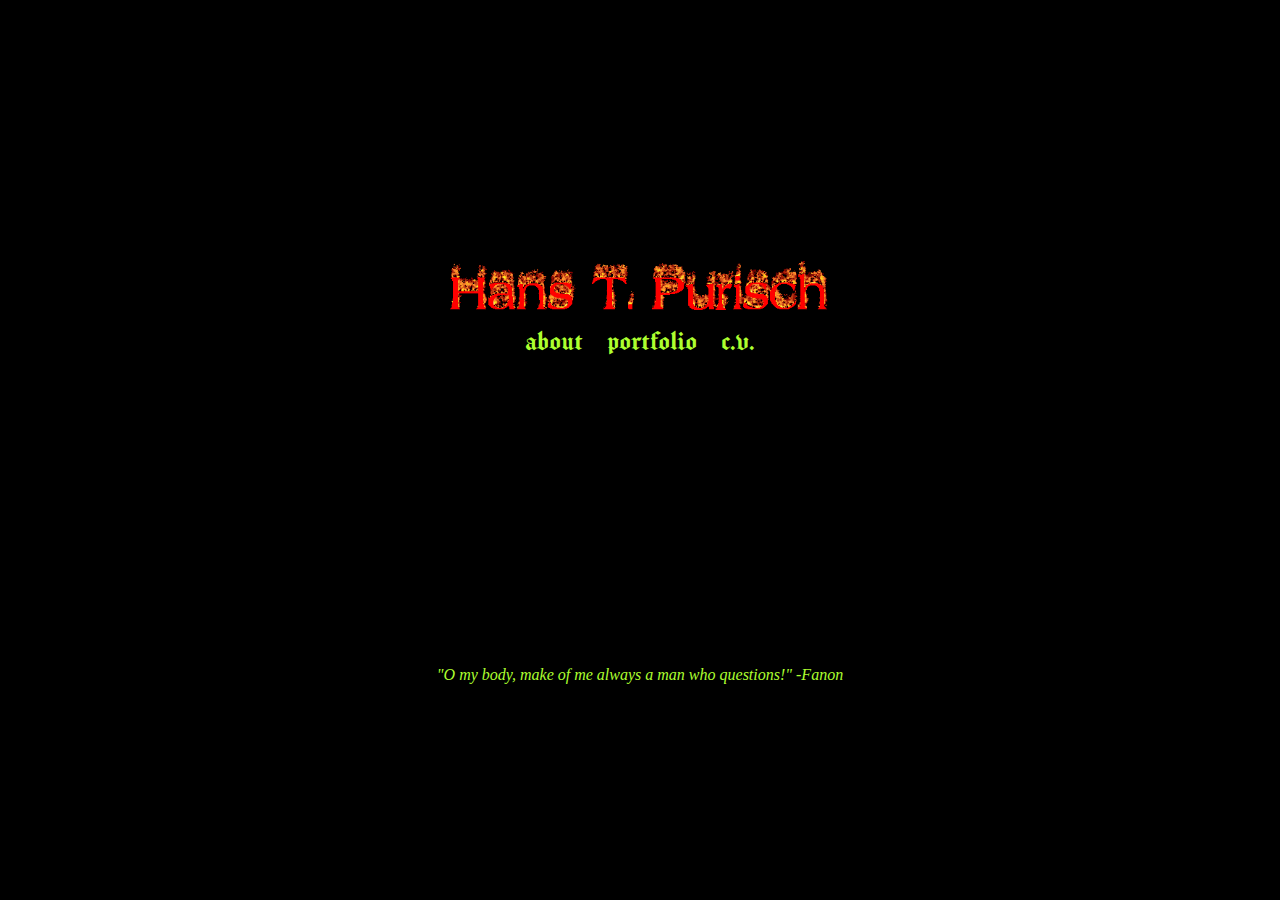
<file: index.html>
<!DOCTYPE HTML>
<html>

<head>
    <title>Hans Visual Portfolio</title>
    <link rel="stylesheet" href="css/bootstrap.min.css">
    <link rel="stylesheet" href="css/style.css">
</head>

<body>

    <div class="index">
        <div class="container-fluid">
            <div class="row">
                <div class="col-md-4 offset-md-4">
                    <img class="index-img" src="assets/htp.gif">
                </div>
            </div>
            <div class="row">
                
                <div id="landinglinks" class="col-lg-6 col-md-8 col sm-12 offset-md-2 offset-lg-3">
                    <a class="landing-page-link" href="aboutme.html">about</a>
                    <a class="landing-page-link" href="portfolio.html">portfolio</a>
                    <a class="landing-page-link" href="cv.html">c.v.</a>
                </div>
                
            </div>
            <div class="footer">
                <p><i>"O my body, make of me always a man who questions!" -Fanon</i></p>
            </div>
        </div>
    </div>

</body>
<script type="javascript" src="lib/bootstrap.min.js"></script>


</html>
</file>
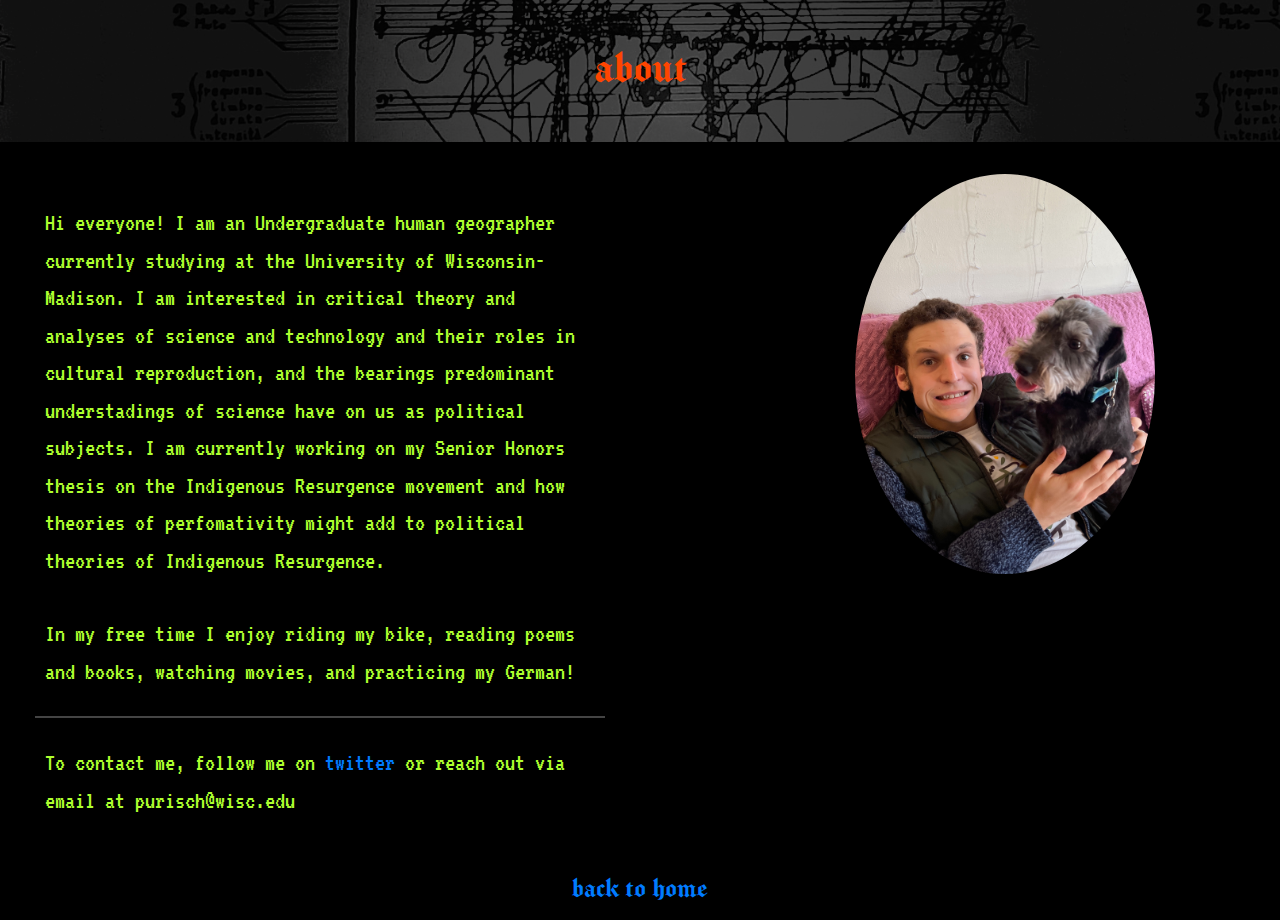
<file: aboutme.html>
<!DOCTYPE html>
<html>

<head>
<link rel="preconnect" href="https://fonts.googleapis.com">
<link rel="preconnect" href="https://fonts.gstatic.com" crossorigin>
<link href="https://fonts.googleapis.com/css2?family=VT323&display=swap" rel="stylesheet">

    <link rel="stylesheet" href="css/bootstrap.min.css">
    <link rel="stylesheet" href="css/style.css">

<title> About</title>
</head>

<body>
    <div class="jumbotron">
		<div class="container">
            <h2>about</h2>
        </div>
    </div>
    <div class="container-fluid">
        <div class="row">
            <div class="col-md-6 col-sm-12">
                <div class="middle">
                    <p class="bodytext">Hi everyone! I am an Undergraduate human geographer currently studying at the University of
                        Wisconsin-Madison.
                        I am interested in critical theory and analyses of science and technology and their roles in
                        cultural
                        reproduction, and the bearings predominant understadings of science have on us as political subjects. I am
                        currently
                        working on
                        my Senior Honors thesis on the Indigenous Resurgence movement and how theories of perfomativity
                        might add
                        to political theories of Indigenous Resurgence. </p>
                    <p class="bodytext"> In my free time I enjoy riding my bike, reading
                        poems and books, watching movies, and practicing my German!</p>
                        <hr>
                    <p class = "bodytext"> To contact me, follow me on <a href="https://twitter.com/hans_purisch">twitter</a> or reach out via email at purisch@wisc.edu </p>
                </div>
            </div>
            <div class="col-md-4 col-sm-12">
                <img class="pfp" src="assets/IMG_3431.jpeg">
            </div>
        

        </div>
    </div>
    <div class = "backhome"><a href = "index.html">back to home</a></div>

</body>
<script type="javascript" src="lib/bootstrap.min.js"></script>
</html>
</file>
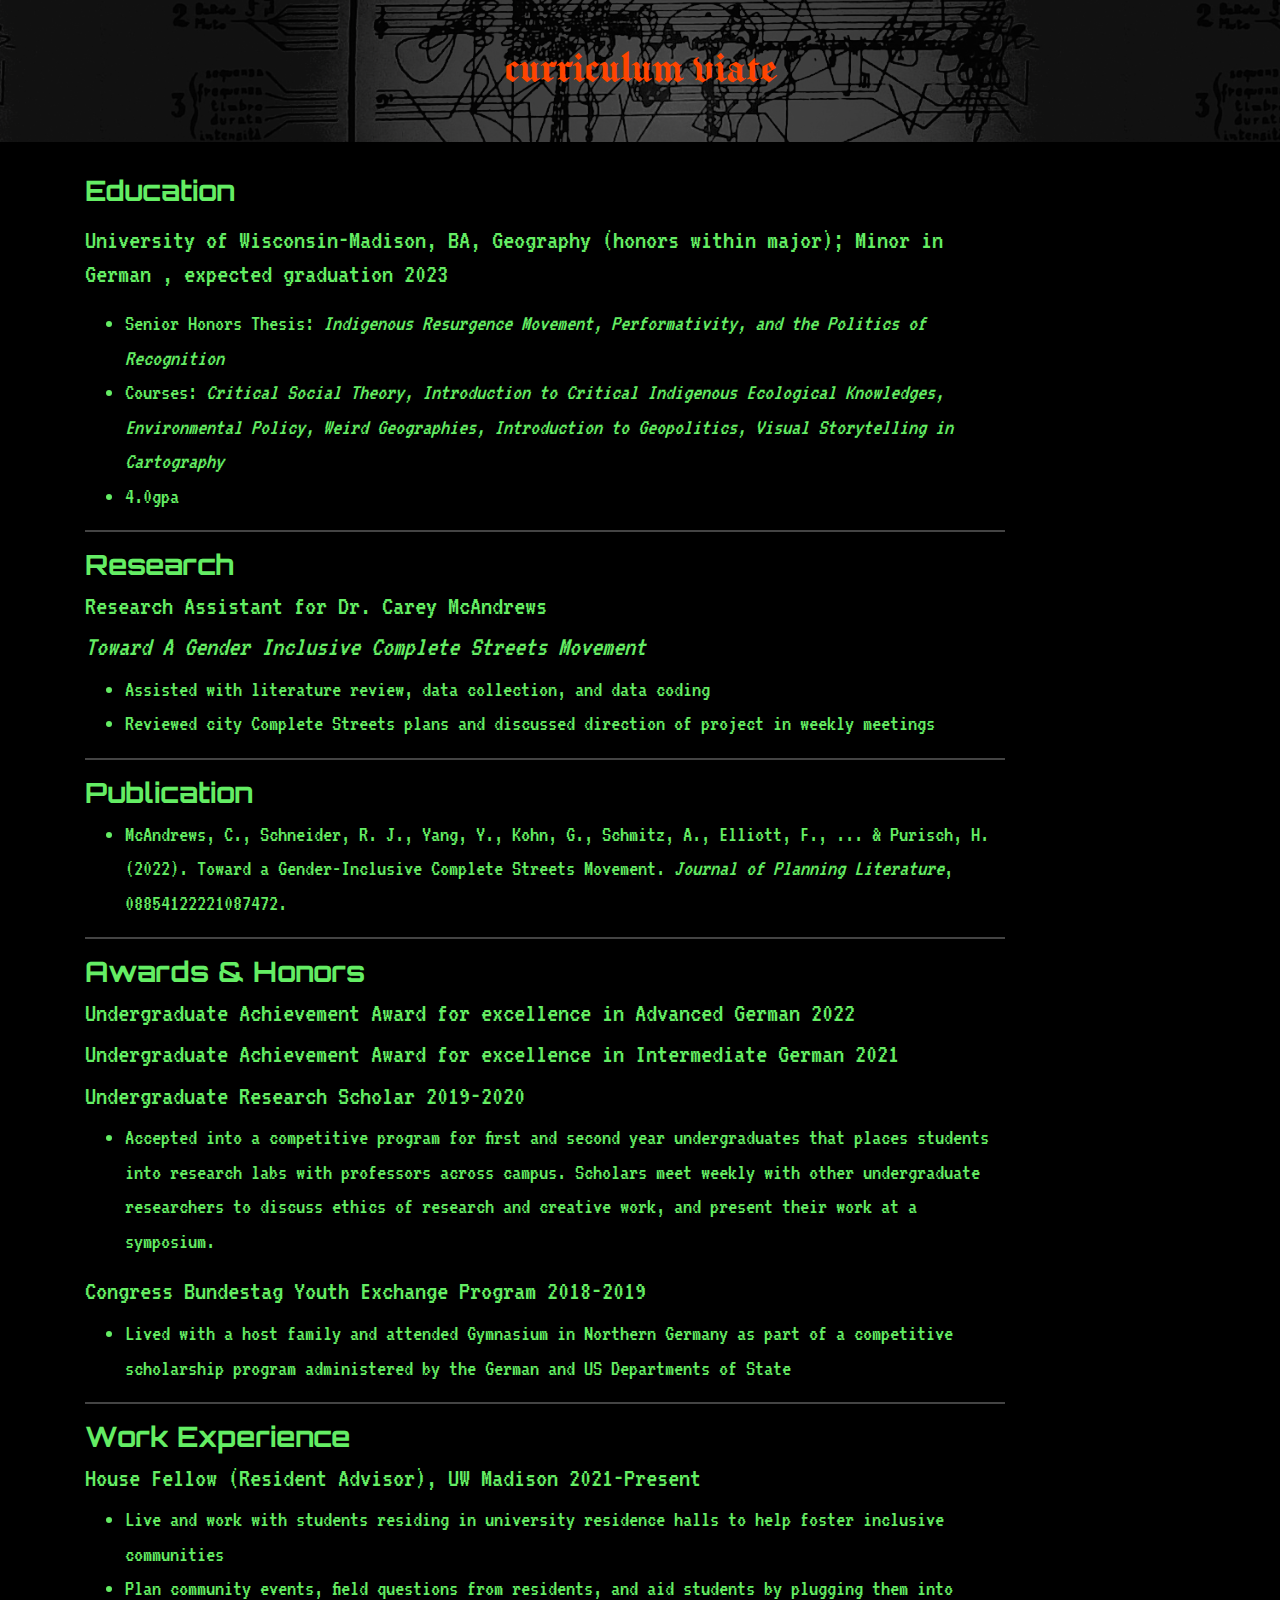
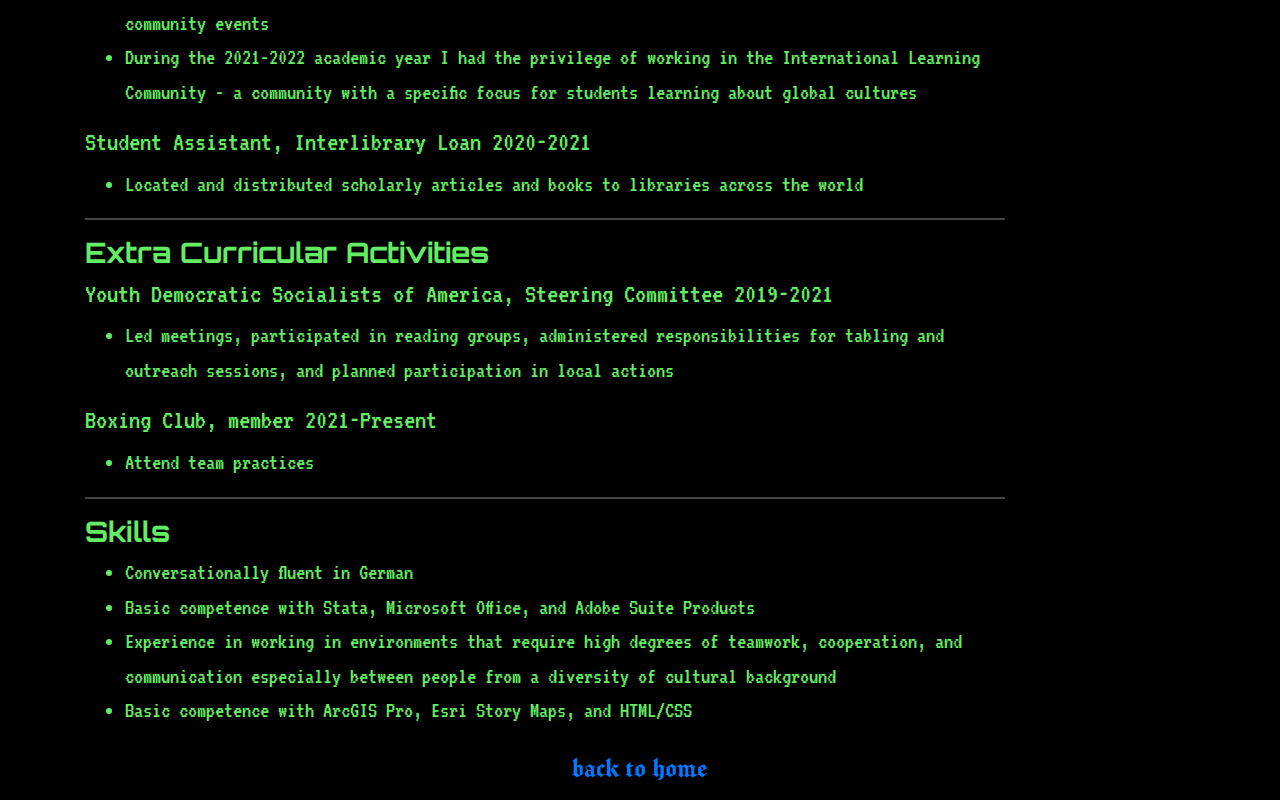
<file: cv.html>
<!DOCTYPE html>
<html>
<head>
    <title>CV</title>
    <link rel="stylesheet" href="css/bootstrap.min.css">
    <link rel="stylesheet" href="css/style.css">

 <!--fonts-->
 <!--orbitron-->
    <link rel="preconnect" href="https://fonts.googleapis.com">
    <link rel="preconnect" href="https://fonts.gstatic.com" crossorigin>
    <link href="https://fonts.googleapis.com/css2?family=Orbitron:wght@400;500;700&display=swap" rel="stylesheet">
    
<!--vt323-->
<link rel="preconnect" href="https://fonts.googleapis.com">
<link rel="preconnect" href="https://fonts.gstatic.com" crossorigin>
<link href="https://fonts.googleapis.com/css2?family=VT323&display=swap" rel="stylesheet">

</head>

<body>

    <div class="jumbotron">
		<div class="container">
            <h2>curriculum viate</h2>
        </div>
    </div>
    
    <div class="container">
        <div class="row">
            <div class="col-md-10 col-md-offset-1 cv">
                <h3 class="cvheader">Education</h3>
                <p>
                <h5 class="cvitem">University of Wisconsin-Madison, BA, Geography (honors within major); Minor
                    in German , expected graduation 2023</h5>
                </p>
                <ul class="cvlist">
                    <li>Senior Honors Thesis: <i>Indigenous Resurgence Movement, Performativity, and the Politics
                            of Recognition</i></li>
                    <li>Courses: <i>Critical Social Theory, Introduction to Critical Indigenous Ecological Knowledges,
                            Environmental Policy, Weird Geographies, Introduction to Geopolitics, Visual Storytelling in
                            Cartography</i></li>
                    <li>4.0gpa</li>
                </ul>
                <hr>
                <h3 class="cvheader">Research</h3>
                <h5 class="cvitem">Research Assistant for Dr. Carey McAndrews</h5>
                <h5 class="cvitem"><i>Toward A Gender Inclusive Complete Streets Movement</i></h5>
                <ul class="cvlist">
                    <li>Assisted with literature review, data collection, and data coding</li>
                    <li>Reviewed city Complete Streets plans and discussed direction of project in weekly
                        meetings</li></ul>
                    <hr>
                    <h3 class="cvheader">Publication</h3>
                    <ul class="cvlist">
                        <li>McAndrews, C., Schneider, R. J., Yang, Y., Kohn, G., Schmitz, A., Elliott, F., ... &
                            Purisch, H. (2022). Toward a Gender-Inclusive Complete Streets Movement. <i>Journal
                                of Planning Literature</i>, 08854122221087472.</li>
                    </ul>
                    <hr>
                    <h3 class="cvheader">Awards & Honors</h3>
                    <h5 class="cvitem">Undergraduate Achievement Award for excellence in Advanced German 2022</h5>
                    <h5 class="cvitem">Undergraduate Achievement Award for excellence in Intermediate German 2021</h5>
                    <h5 class="cvitem">Undergraduate Research Scholar 2019-2020</h5>
                    <ul class="cvlist">
                        <li>Accepted into a competitive program for first and second year undergraduates that places
                            students into research labs with professors across campus. Scholars meet weekly with
                            other undergraduate researchers to discuss ethics of research and creative work, and
                            present their work at a symposium. </li>
                    </ul>
                    <h5 class = "cvitem">Congress Bundestag Youth Exchange Program 2018-2019</h5>
                    <ul class = "cvlist"><li>Lived with a host family and attended Gymnasium in Northern Germany as part of a
                        competitive scholarship program administered by the German and US Departments of
                        State</li></ul>

                    <hr>
                    <h3 class="cvheader">Work Experience</h3>
                    <h5 class="cvitem">House Fellow (Resident Advisor), UW Madison 2021-Present</h5>
                    <ul class="cvlist">
                        <li>Live and work with students residing in university residence halls to help foster inclusive
                            communities</li>
                        <li>Plan community events, field questions from residents, and aid students by plugging them
                            into community events</li>
                        <li>During the 2021-2022 academic year I had the privilege of working in the International
                            Learning Community - a community with a specific focus for students learning about
                            global cultures</li>
                    </ul>
                    <h5 class="cvitem"> Student Assistant, Interlibrary Loan 2020-2021</h5>
                    <ul class="cvlist">
                        <li>Located and distributed scholarly articles and books to libraries across the world</li>
                    </ul>
                    <hr>
                <h3 class = "cvheader">Extra Curricular Activities</h3>
                <h5 class = "cvitem">Youth Democratic Socialists of America, Steering Committee 2019-2021</h5>
                <ul class = "cvlist">
                    <li>Led meetings, participated in reading groups, administered responsibilities for tabling and
                        outreach sessions, and planned participation in local actions</li>
                </ul>
                <h5 class ="cvitem">Boxing Club, member 2021-Present</h5>
                <ul class = "cvlist"><li>Attend team practices</li></ul>
                <hr> 
                <h3 class = "cvheader"> Skills </h3>
                <ul class = "cvlist"> 
                    <li>Conversationally fluent in German</li>
                    <li>Basic competence with Stata, Microsoft Office, and Adobe Suite Products</li>
                    <li>Experience in working in environments that require high degrees of teamwork,
                        cooperation, and communication especially between people from a diversity of cultural
                        background</li>
                    <li> Basic competence with ArcGIS Pro, Esri Story Maps, and HTML/CSS</li>
                </ul>

            </div>
        </div>
    </div>
    <div class = "backhome"><a href = "index.html">back to home</a></div>
</body>
<script type="javascript" src="lib/bootstrap.min.js"></script>
</html>
</file>
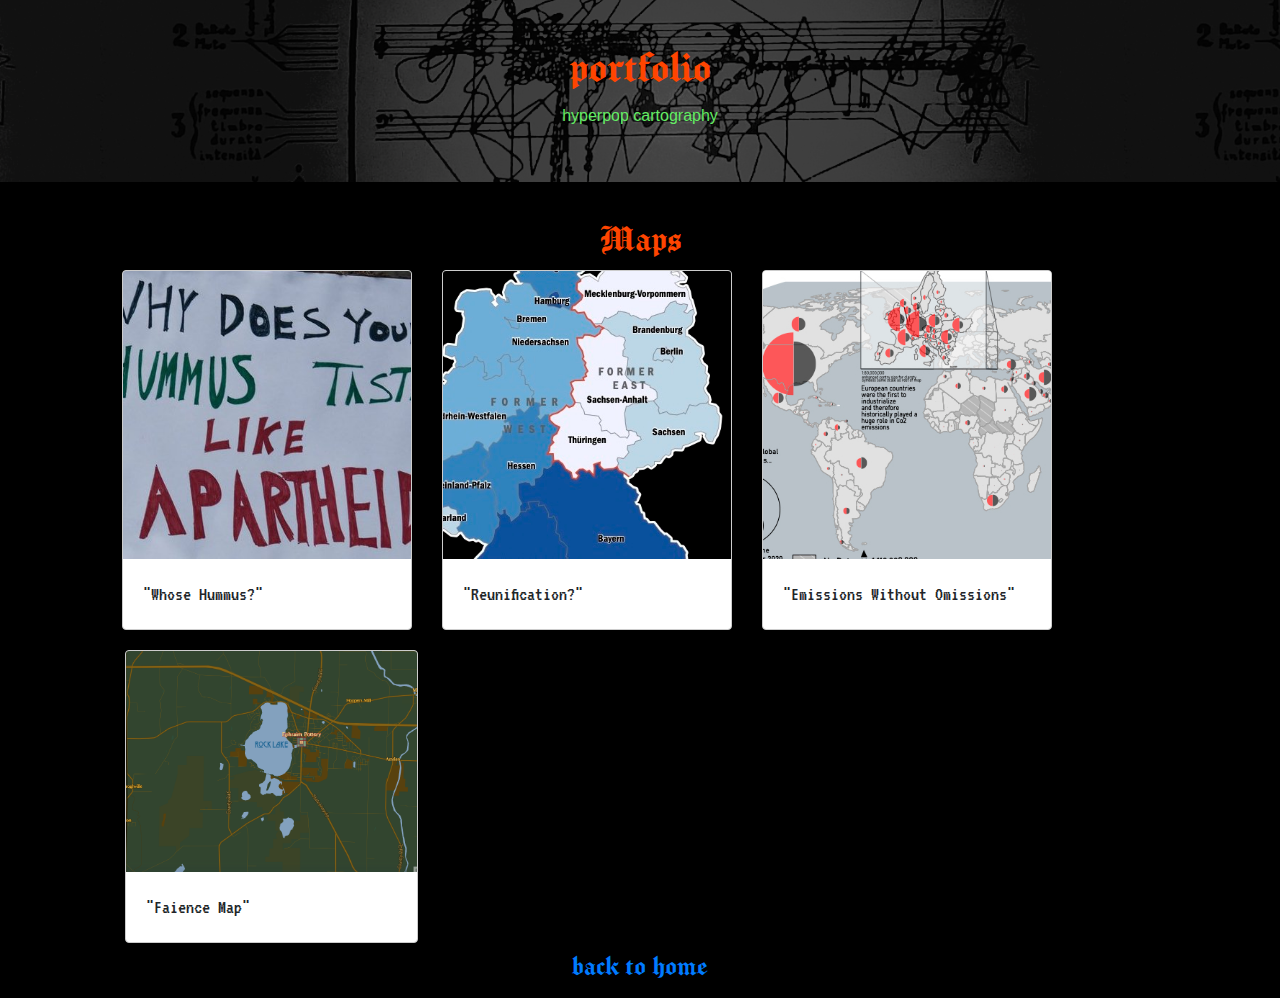
<file: portfolio.html>
<!DOCTYPE html>
<html>
    <head>
        <title>Portfolio</title>
        <link rel="stylesheet" href="css/bootstrap.min.css">
        <link rel="stylesheet" href="css/style.css">

<!--vt323-->
<link rel="preconnect" href="https://fonts.googleapis.com">
<link rel="preconnect" href="https://fonts.gstatic.com" crossorigin>
<link href="https://fonts.googleapis.com/css2?family=VT323&display=swap" rel="stylesheet">

    </head>
    <body>
        <div class="jumbotron">
		<div class="container">
            <h2>portfolio</h2>
            <p>hyperpop cartography</p>
        </div>
    </div>
<div class = "header"><h1>Maps</h1></div>
<div class="container-fluid">

    <div class = "row">
        <div class = "col-md-1"></div>
        <div class = "col-md-3 col-sm-12 col-12" >
            <div class="card">
              <a href = "folio/hummus.html"> <img class="card-img-top" src="assets/hummus_thumbnail.jpeg" alt="Card image cap"></a>
                <div class="card-body">
                  <p class="card-text">"Whose Hummus?"</p>
                </div>
              </div>
        </div>
        
        <div class = "col-md-3 col-sm-12 col-12" >
            <div class="card">
               <a href = "folio/reunification.html"> <img class="card-img-top" src="assets/lab3_thumbnail.jpg" alt="Card image cap"></a>
                <div class="card-body">
                  <p class="card-text">"Reunification?"</p>
                </div>
            </div>
        </div>
    
        <div class = "col-md-3 col-sm-12 col-12" >
            <div class="card" >
               <a href = "folio/emissions.html"><img class="card-img-top" src="assets/PurischFinalProject_thumbnail.jpg" alt="Card image cap"></a>
                <div class="card-body">
                  <p class="card-text">"Emissions Without Omissions"</p>
                </div>
            <div class = "col-md-1"></div>
            </div>
        </div>
        
    </div>
</div>

<div class = "row" style = "margin-top: 20px; margin-left:2px;">
    <div class = "col-md-1"></div>
    <div class = "col-md-3 col-sm-12 col-12" >
        <div class="card">
          <a href = "scrollmap_demo/scrollmap.html"> <img class="card-img-top" src="scrollmap_demo/hansimg/bg.png" alt="Card image cap"></a>
            <div class="card-body">
              <p class="card-text">"Faience Map"</p>
            </div>
          </div>
    </div>
</div>
    
<div class = "backhome"><a href = "index.html">back to home</a></div>

<script type="javascript" src="lib/bootstrap.min.js"></script>
    </body>
</html>
</file>
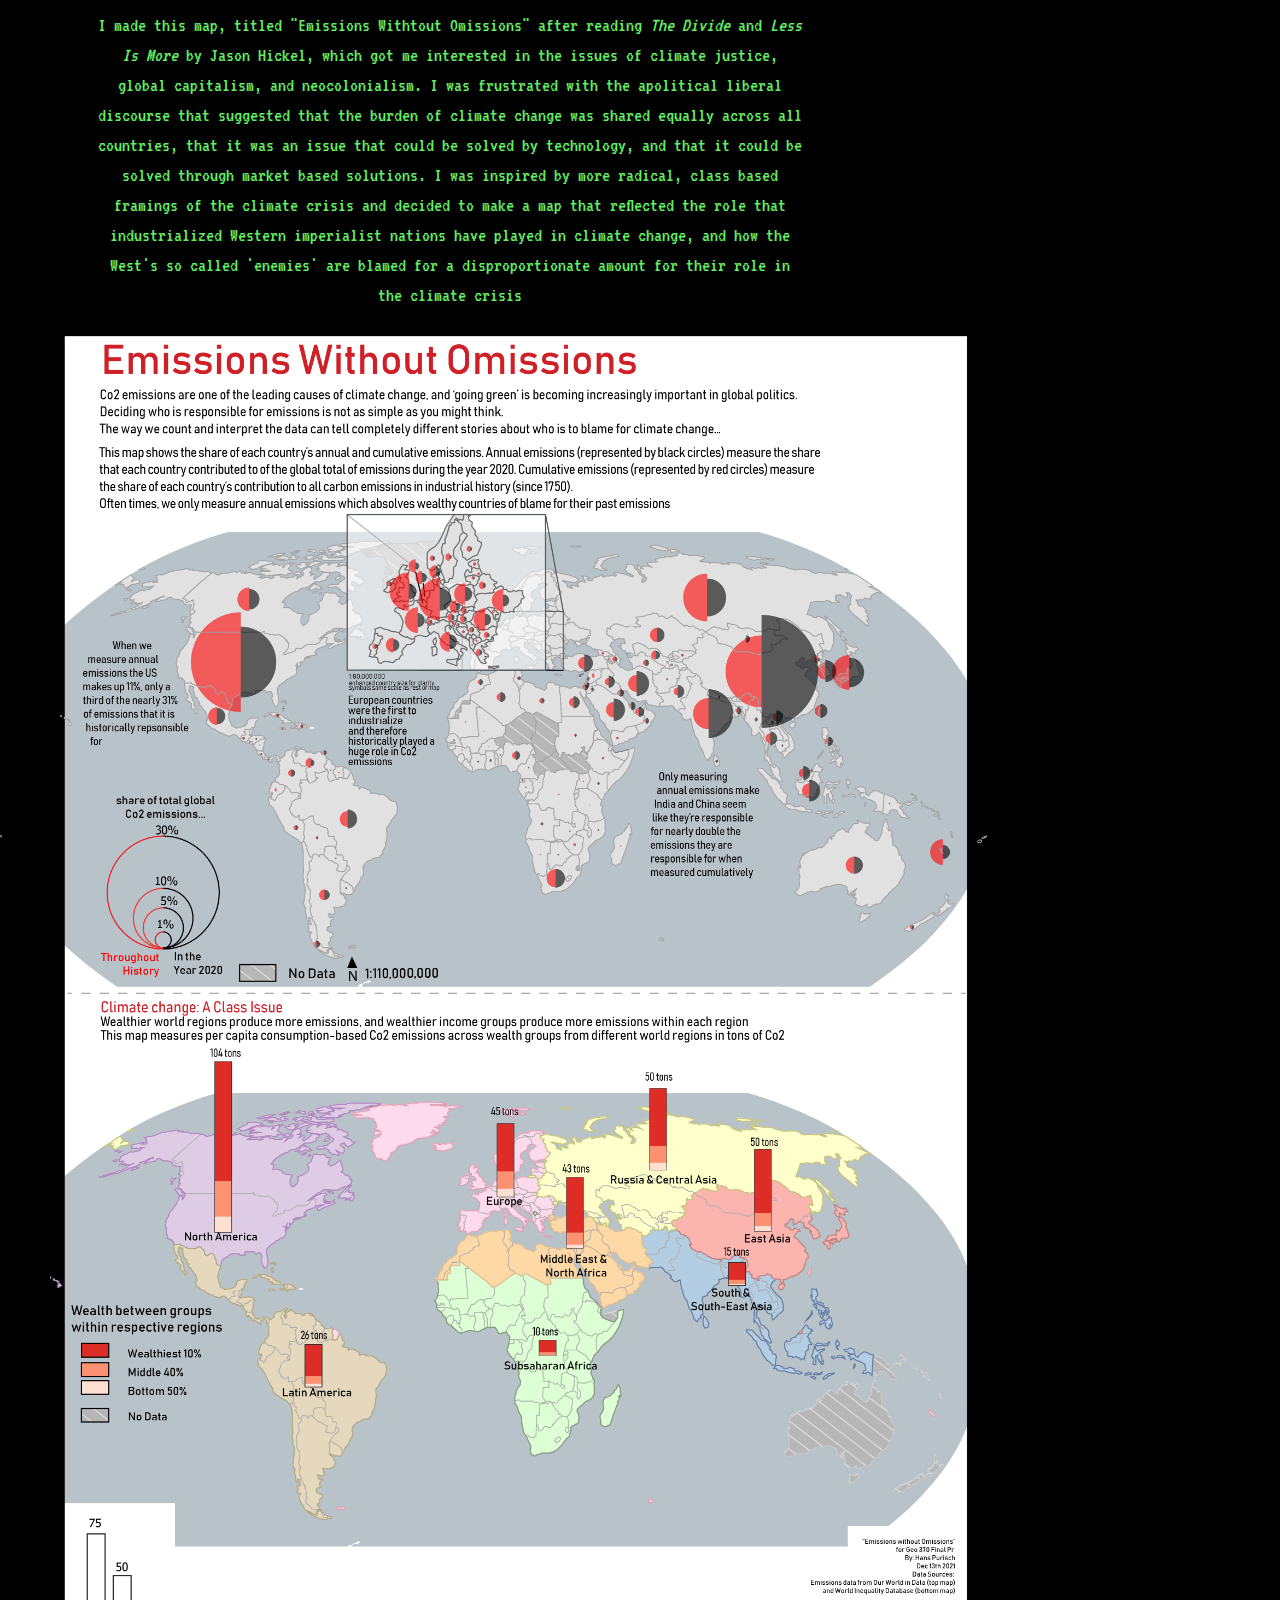
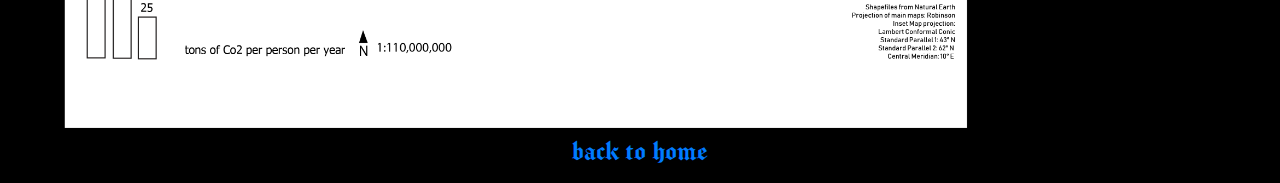
<file: folio/emissions.html>
<!DOCTYPE html>
<html>

<head>
    <title>Emissions Without Omissions</title>
    <link rel="stylesheet" href="../css/bootstrap.min.css">
    <link rel="stylesheet" href="../css/style.css">

    <!--vt323-->
<link rel="preconnect" href="https://fonts.googleapis.com">
<link rel="preconnect" href="https://fonts.gstatic.com" crossorigin>
<link href="https://fonts.googleapis.com/css2?family=VT323&display=swap" rel="stylesheet">

</head>

<body>
    <div class="container">
        <div class="row">
            <div class="col-md-8 col-md-offset-2 col-xs-10 col-xs-offset-1">
                <p class="txtemiss">
                    I made this map, titled "Emissions Withtout Omissions" after reading <i>The Divide</i> and <i>Less Is More</i> by
                    Jason Hickel, which got me interested in the issues of climate justice, global capitalism, and neocolonialism. I was frustrated with the apolitical liberal discourse that suggested that the burden of climate change was shared equally across all countries, that it was an issue that could be solved by technology, and that it could be solved through market based solutions. I was inspired by more radical, class based framings of the climate crisis and decided to make a map that reflected the role that industrialized Western imperialist nations have played in climate change, and how the West's so called
                     'enemies' are blamed for a disproportionate amount for their role in the climate crisis   </p></div>
                </p>
            </div>

        </div>
    </div>
    <div classs = "container-fluid">
        <div class = "row"> 

<div class = "col-md-12"><img class = "imgemiss" src = "../assets/eomissions.png"></div>


        </div>
    </div>
<div class = "backhome"><a href = "../index.html">back to home</a></div>
</body>


<script type="javascript" src="../lib/bootstrap.min.js"></script>

</html>
</file>
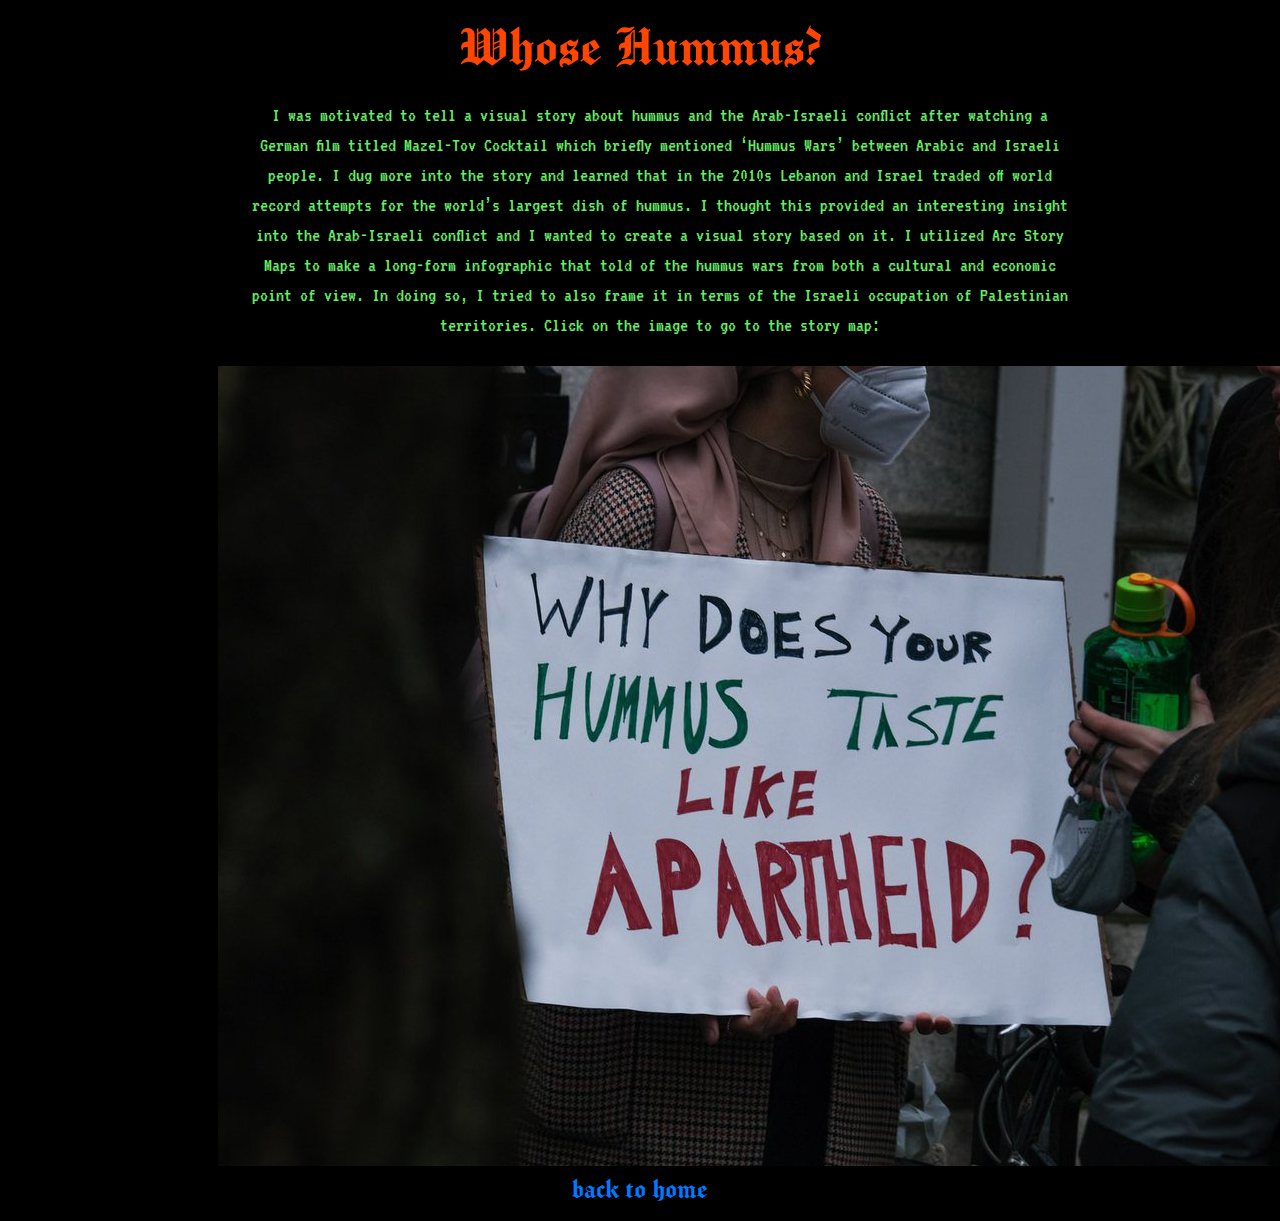
<file: folio/hummus.html>
<!DOCTYPE html>
<head> 

    <link rel="stylesheet" href="../css/bootstrap.min.css">
    <link rel="stylesheet" href="../css/style.css">

<!--vt323-->
<link rel="preconnect" href="https://fonts.googleapis.com">
<link rel="preconnect" href="https://fonts.gstatic.com" crossorigin>
<link href="https://fonts.googleapis.com/css2?family=VT323&display=swap" rel="stylesheet">
<title>Whose Hummus?</title>
</head>

<body>
    <div class = "header">Whose Hummus?</div>
    <div class = "row">
        <div class = "col-lg-2 col-md-2 col-sm-0"></div> <p class="txtemiss">
        
            <div class = "col lg-6 col-md-8 col-sm-12"> <p class="txtemiss">
                I was motivated to tell a visual story about hummus and the Arab-Israeli 
                conflict after watching a German film titled Mazel-Tov Cocktail which briefly mentioned ‘Hummus Wars’ between Arabic and Israeli people. I dug more into the story and learned that in the 2010s Lebanon and Israel traded off world record attempts for the world’s largest dish of hummus. I thought this provided an interesting insight into the Arab-Israeli conflict and I wanted to create a visual story based on it. I utilized Arc Story Maps to make a long-form infographic that told of the hummus wars from both a cultural and economic point of view. In doing so, I tried to also frame it in terms of the Israeli occupation of Palestinian territories. 
                Click on the image to go to the story map:  </p></div>
        
        <div class = "col-lg-2 col-md-2 col-sm-0"></div> 
    </div>
 
    <div class="row">
        <div class="col-lg-2 col-md-2 col-sm-0"></div>
        <div class="col-lg-6 col-md-8 col-sm-12">
        <a class= "humimg" href = https://arcg.is/10Sr8e><img src = "../assets/hummus_apartheid.jpeg"></a></div>
        <div class="col-lg-2 col-md-2 col-sm-0"></div>
    </div>



    <div class = "backhome"><a href = "../index.html">back to home</a></div>

    <script type="javascript" src="../lib/bootstrap.min.js"></script>
</body>
</file>
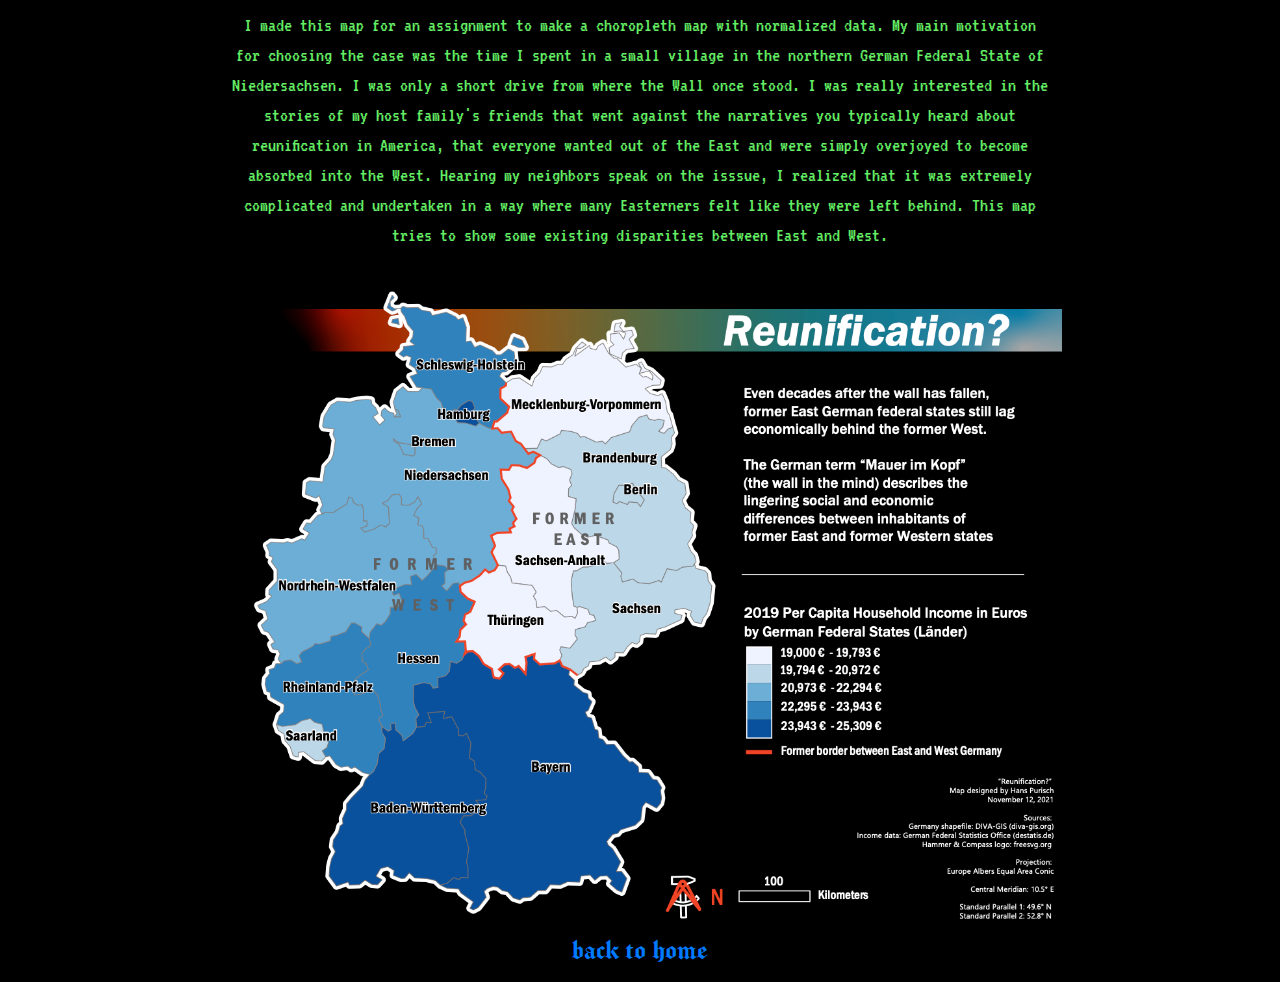
<file: folio/reunification.html>
<!DOCTYPE html>
<head>
    <title>Reunification?></title>
    <link rel = "stylesheet" href = "../css/bootstrap.min.css">
    <link rel ="stylesheet" href="../css/style.css">
    <link rel="preconnect" href="https://fonts.googleapis.com">
<link rel="preconnect" href="https://fonts.gstatic.com" crossorigin>
<link href="https://fonts.googleapis.com/css2?family=VT323&display=swap" rel="stylesheet">

</head>

<body>
    <div class = "row">
        <div class = "col-lg-2 col-md-2 col-sm-0"></div> 
        <div class = "col-lg-8 col-md-8 col-sm-12">
            <p class = "txtemiss"> I made this map for an assignment to make a choropleth map with normalized data. 
                My main motivation for choosing the case was the time I spent in a small village in the northern German 
                Federal State of Niedersachsen. 
               I was only a short drive from where the Wall once stood. I was really interested in the stories of my host family's friends that went against the narratives you typically heard about reunification in America,
                that everyone wanted out of the East and were simply overjoyed to become absorbed into the West. Hearing my neighbors speak on the isssue, I realized that it was extremely complicated and undertaken in a way where many Easterners felt like they were left behind.
                This map tries to show some existing disparities between East and West. 
            </p>
        </div>
        <div class = "col-lg-2 cold-md-2 cold-sm-0"></div> 
    </div>



<div class = "row">
    <div class = "col-lg-2 col-md-2 col-sm-0"></div> 
    <div class = "col-lg-8 col-md-8 col-sm-12"><img class = "imgreun" src = "../assets/PurischLab3Finished.png">
    </div>
    <div class = "col-lg-2 cold-md-2 cold-sm-0"></div> 
</div>


<div class = "backhome"><a href = "../index.html">back to home</a></div>
    
    <script type="javascript" src="../lib/bootstrap.min.js"></script>
</body>
</file>
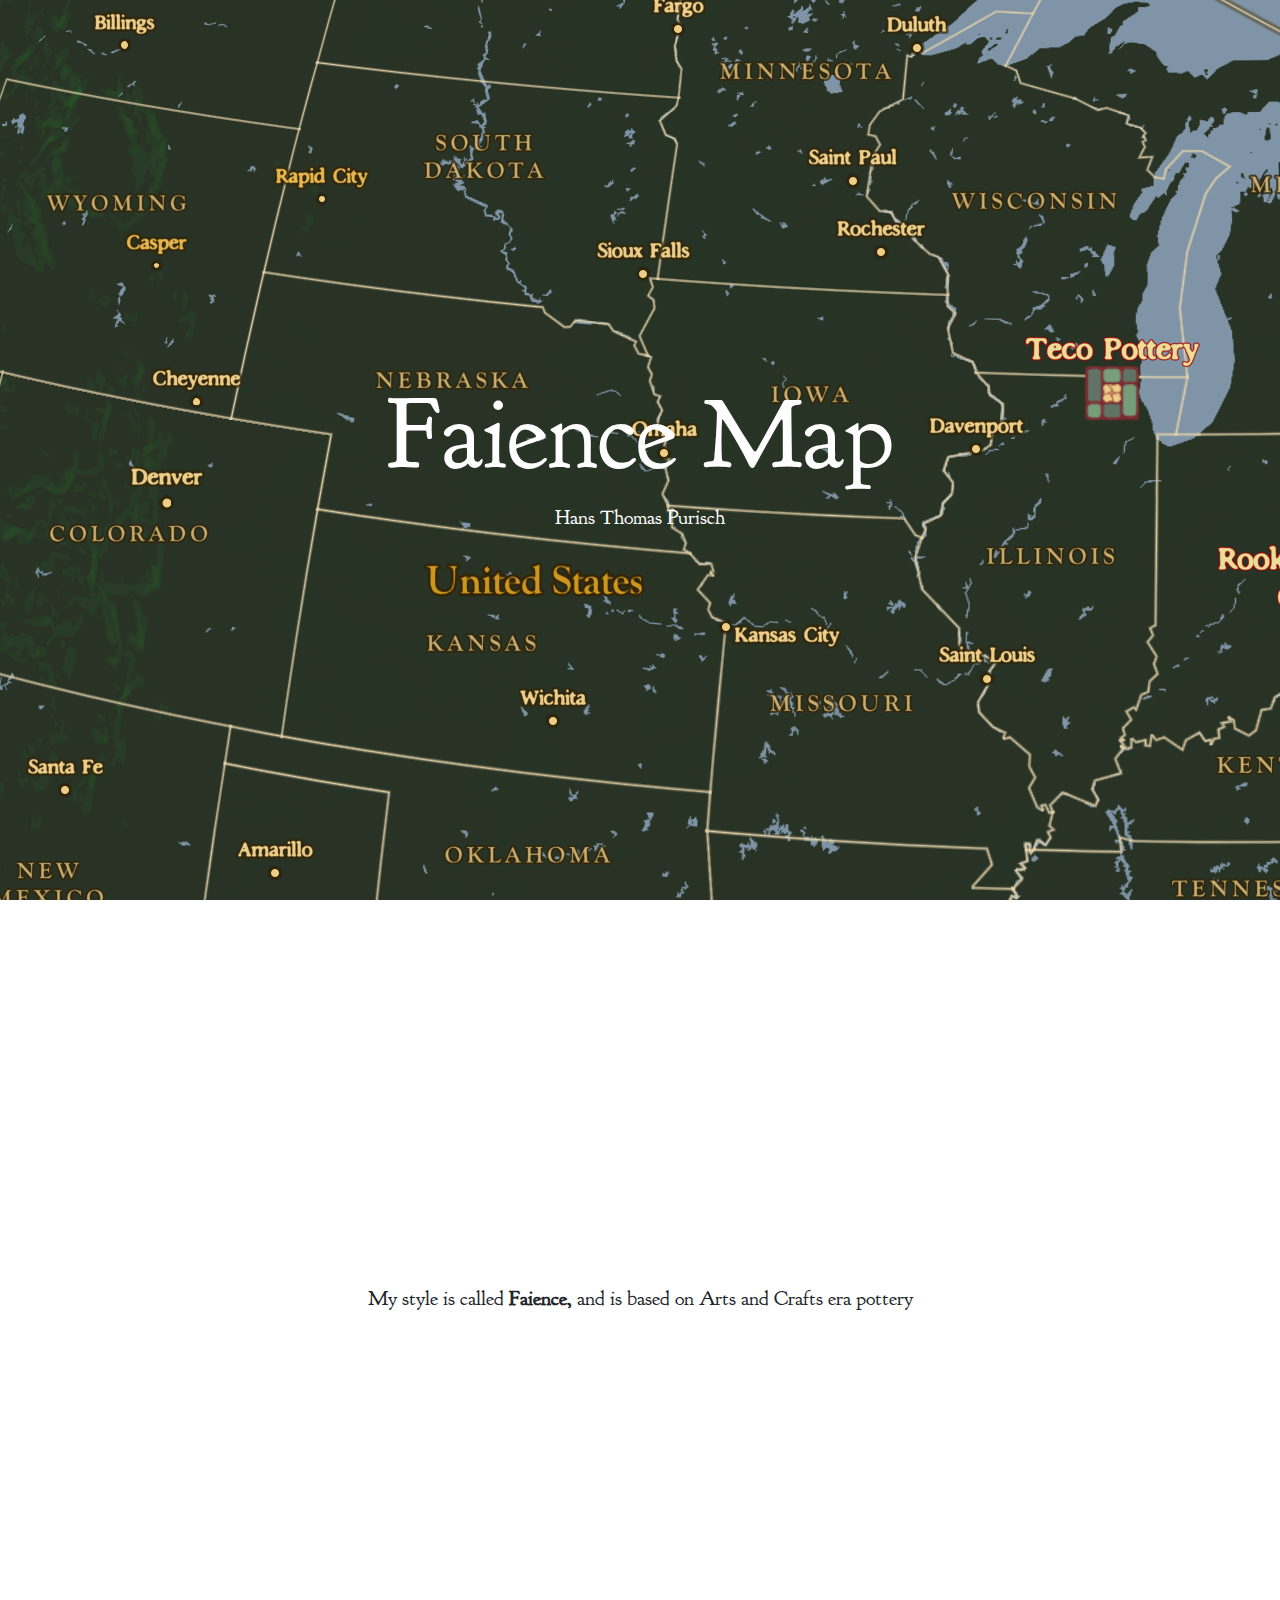
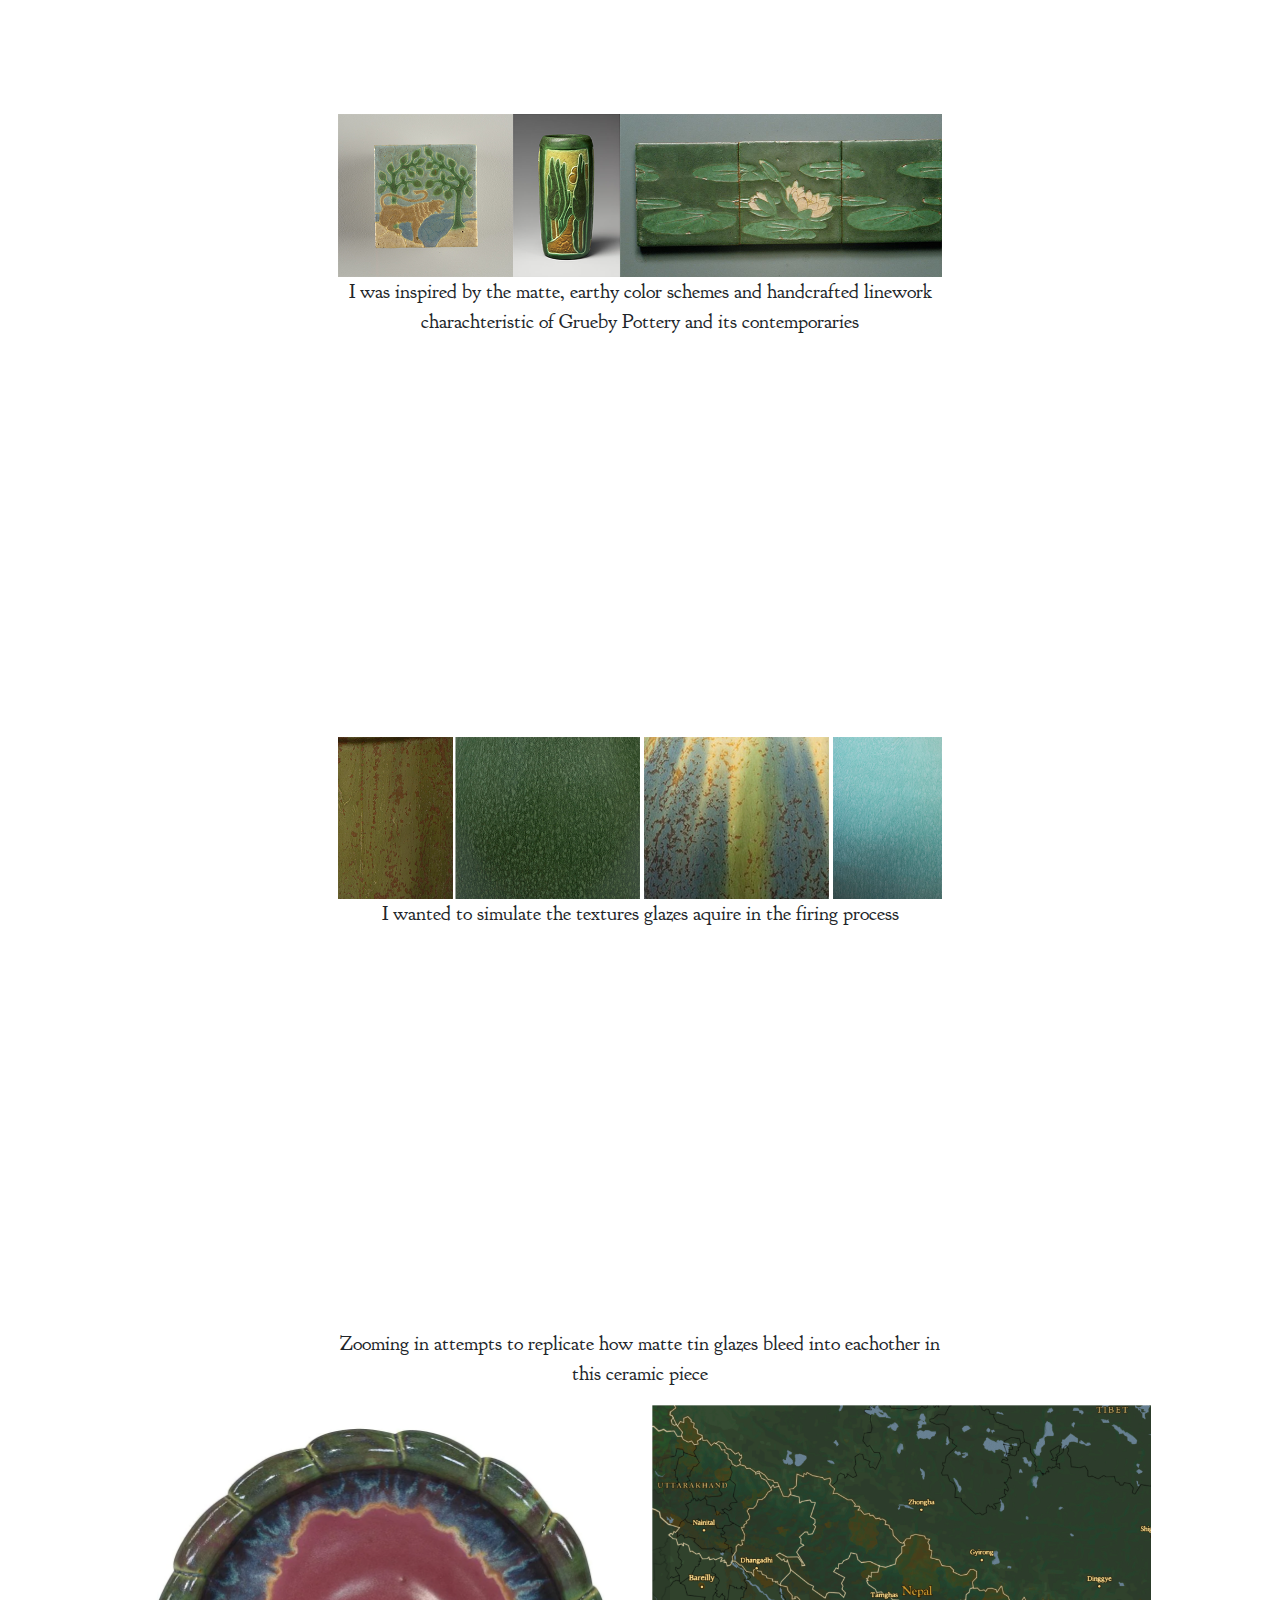
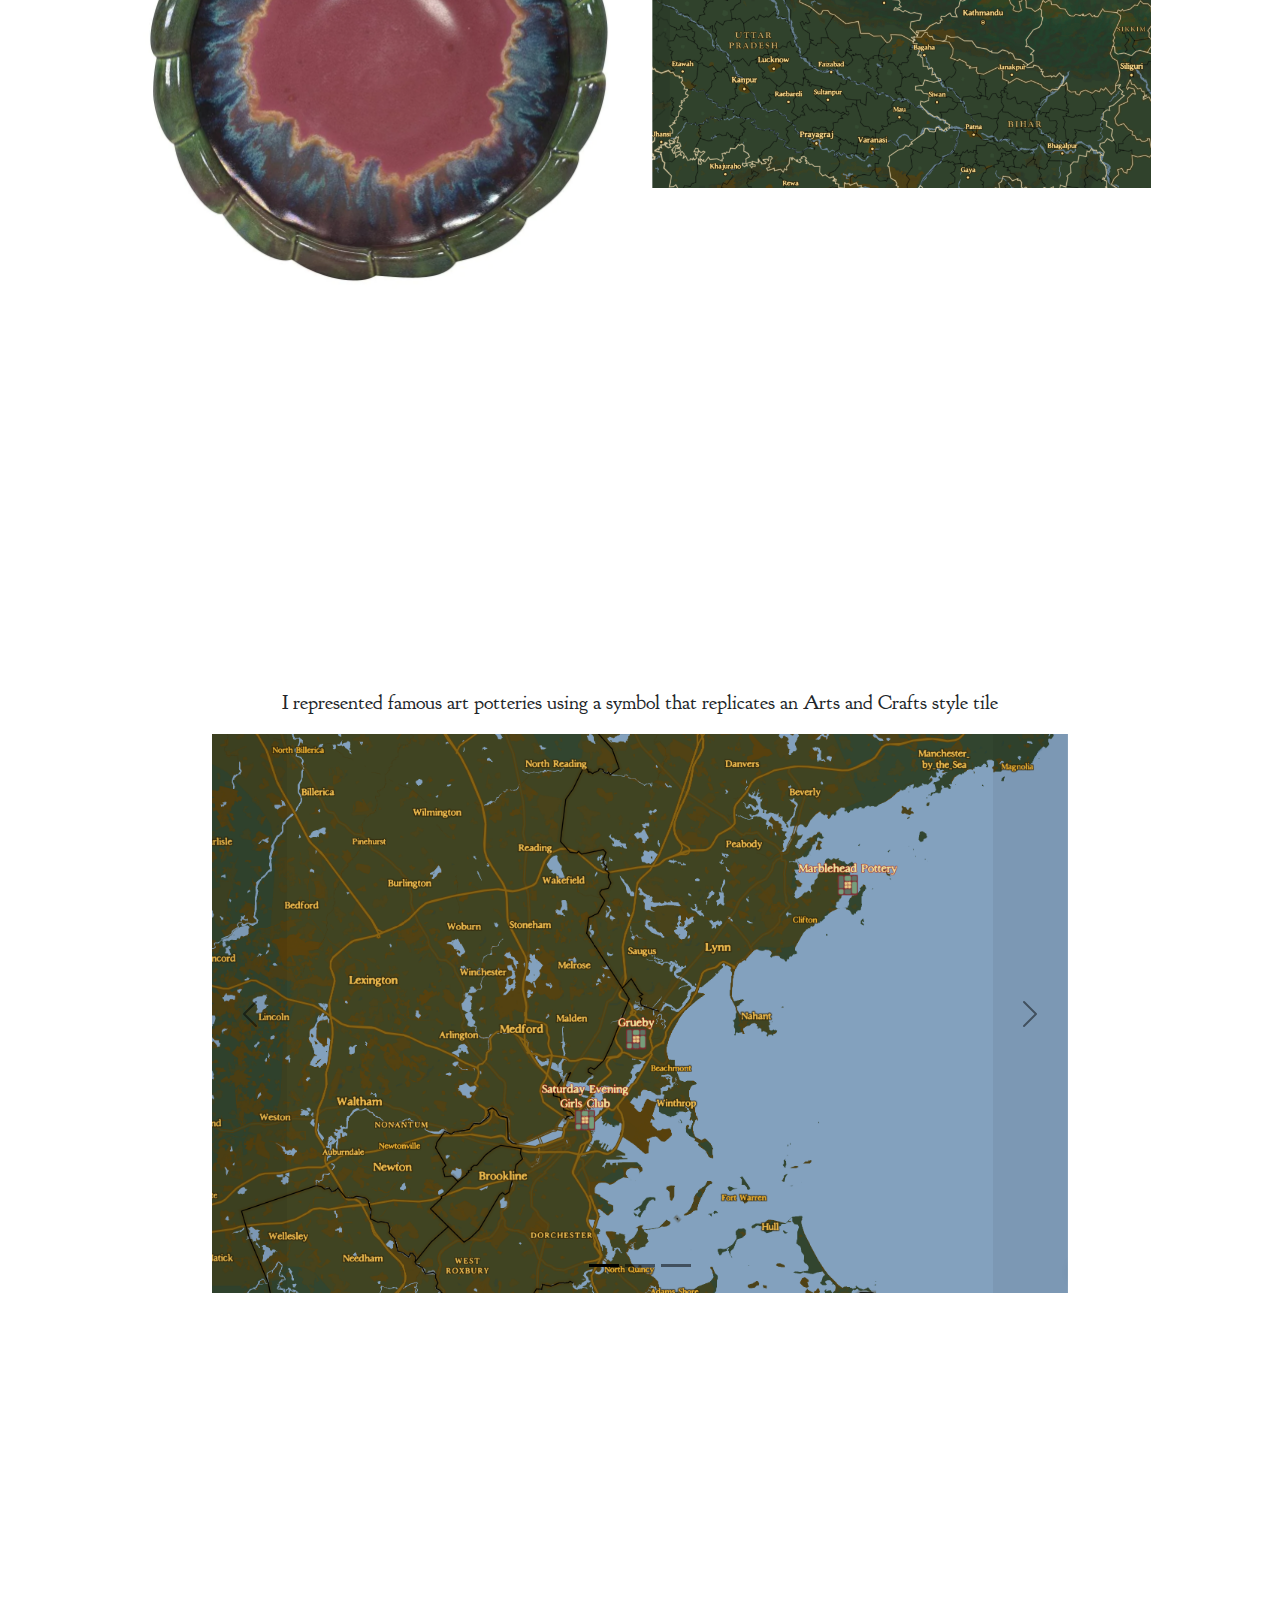
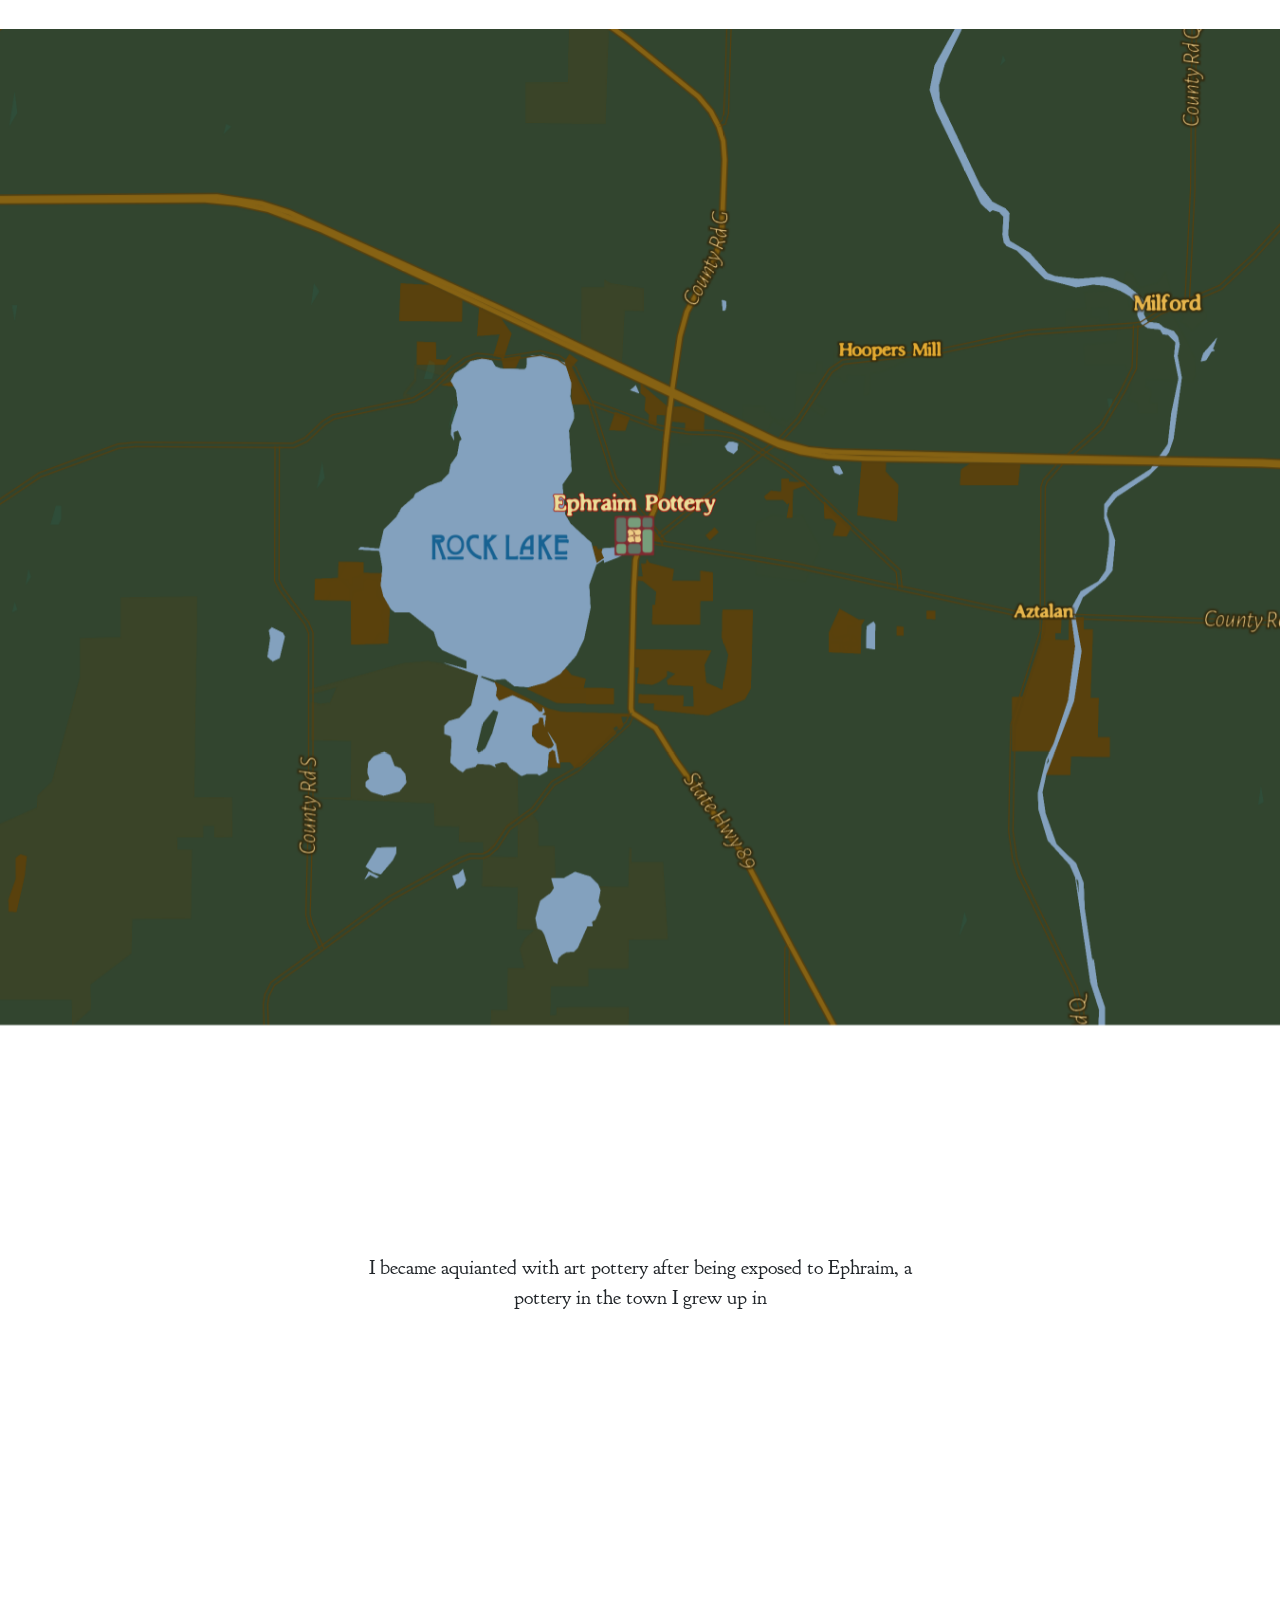
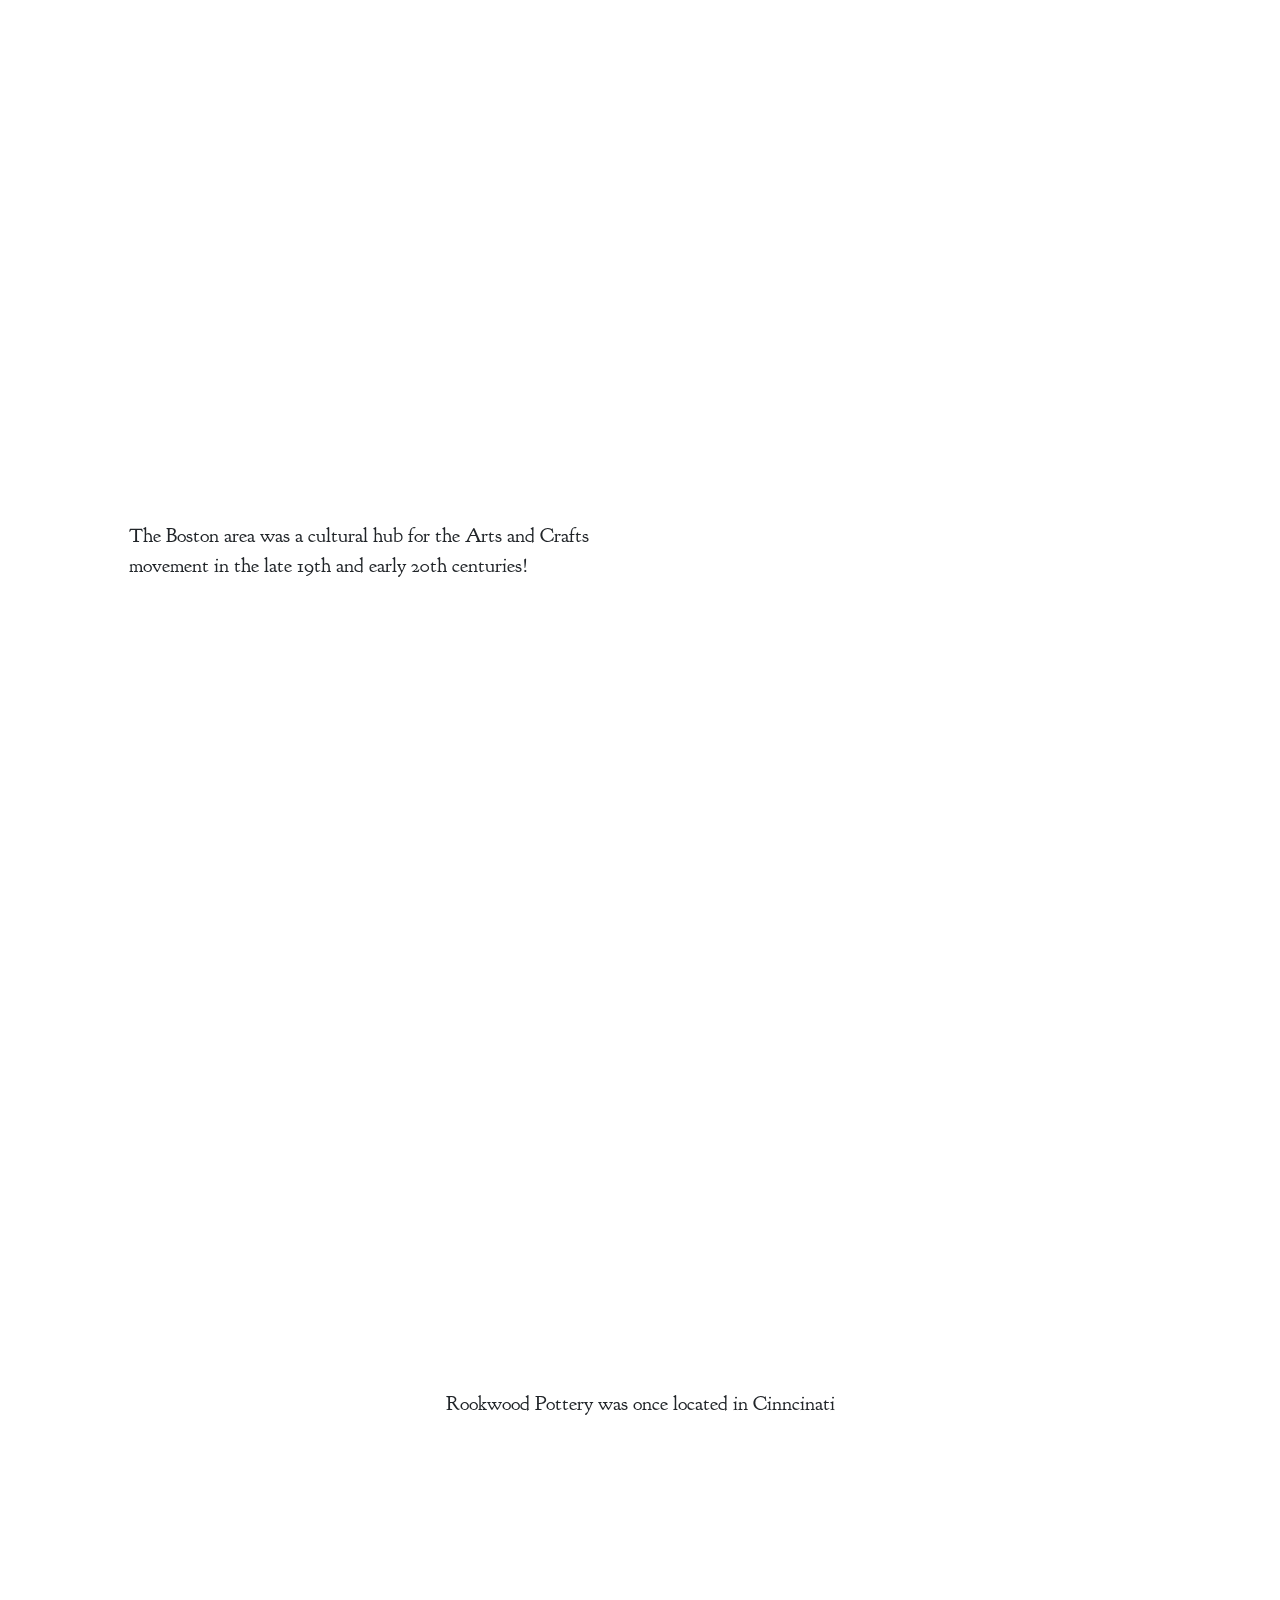
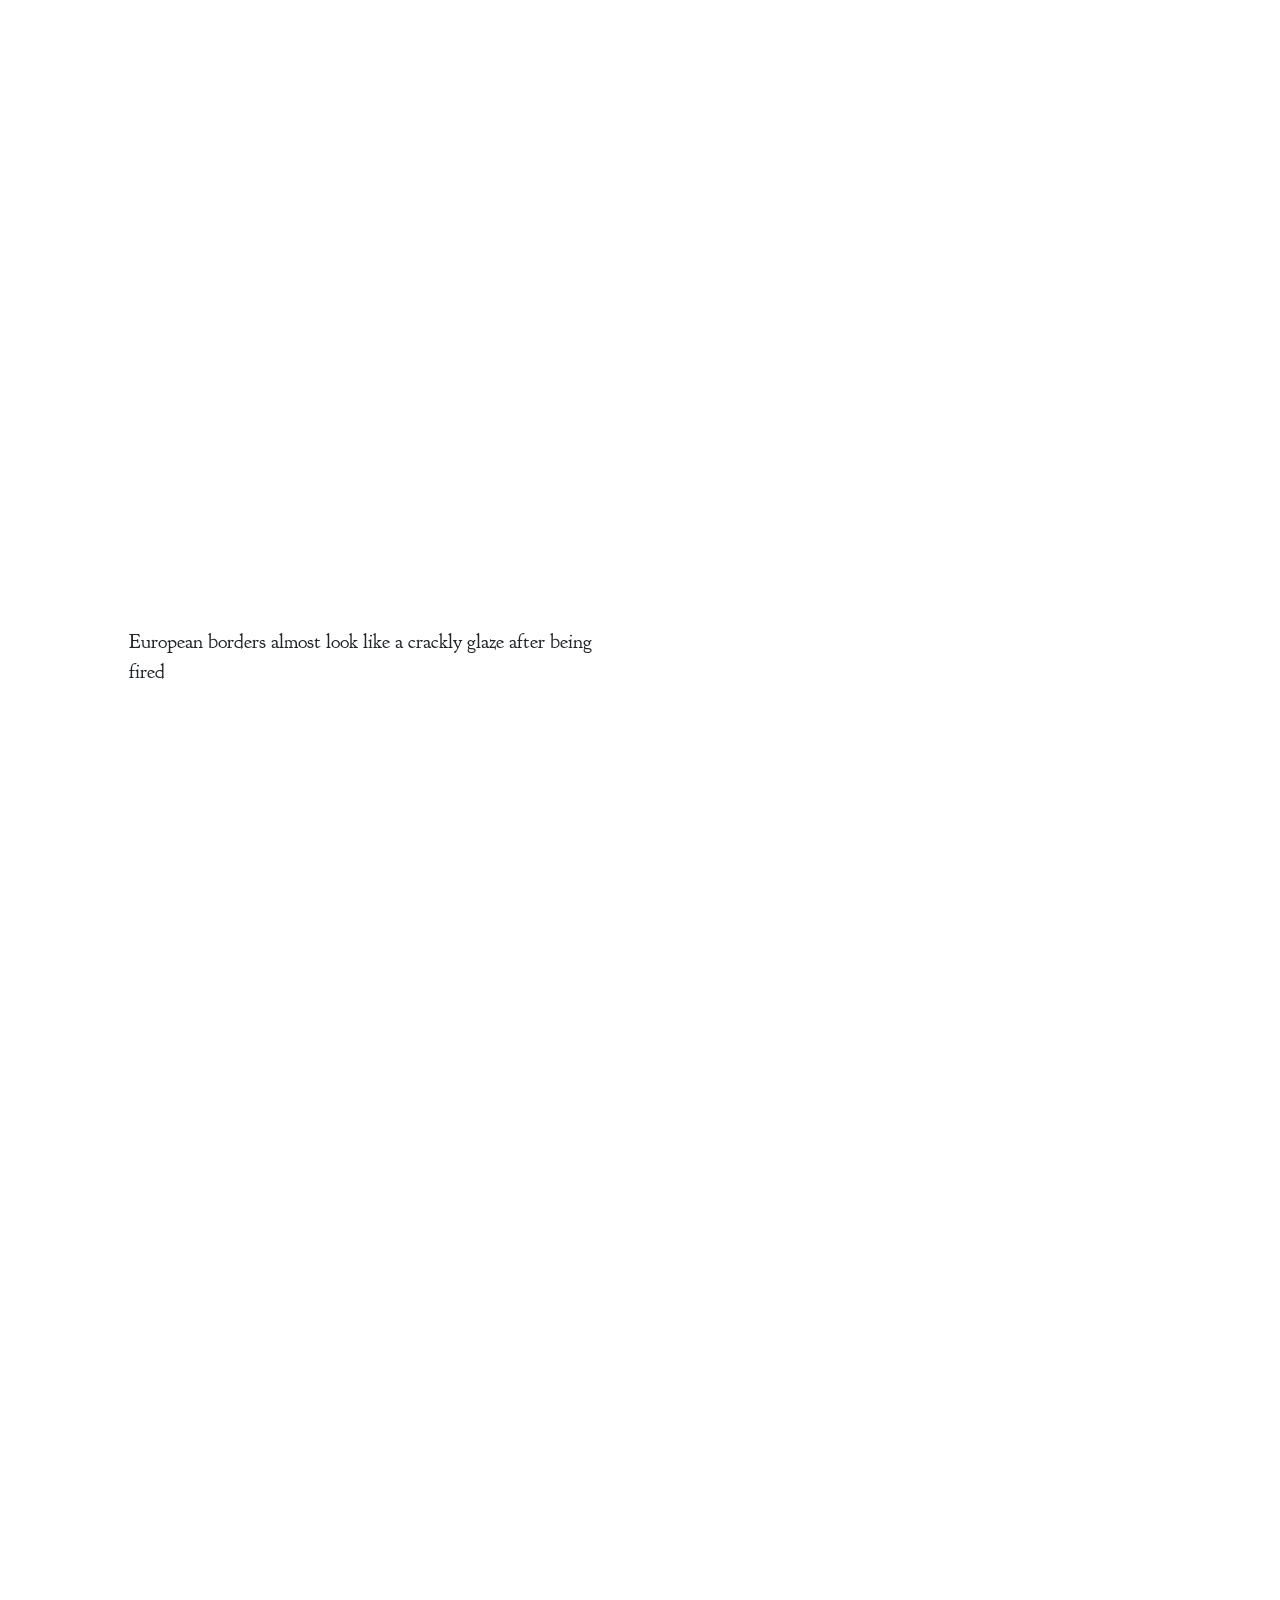
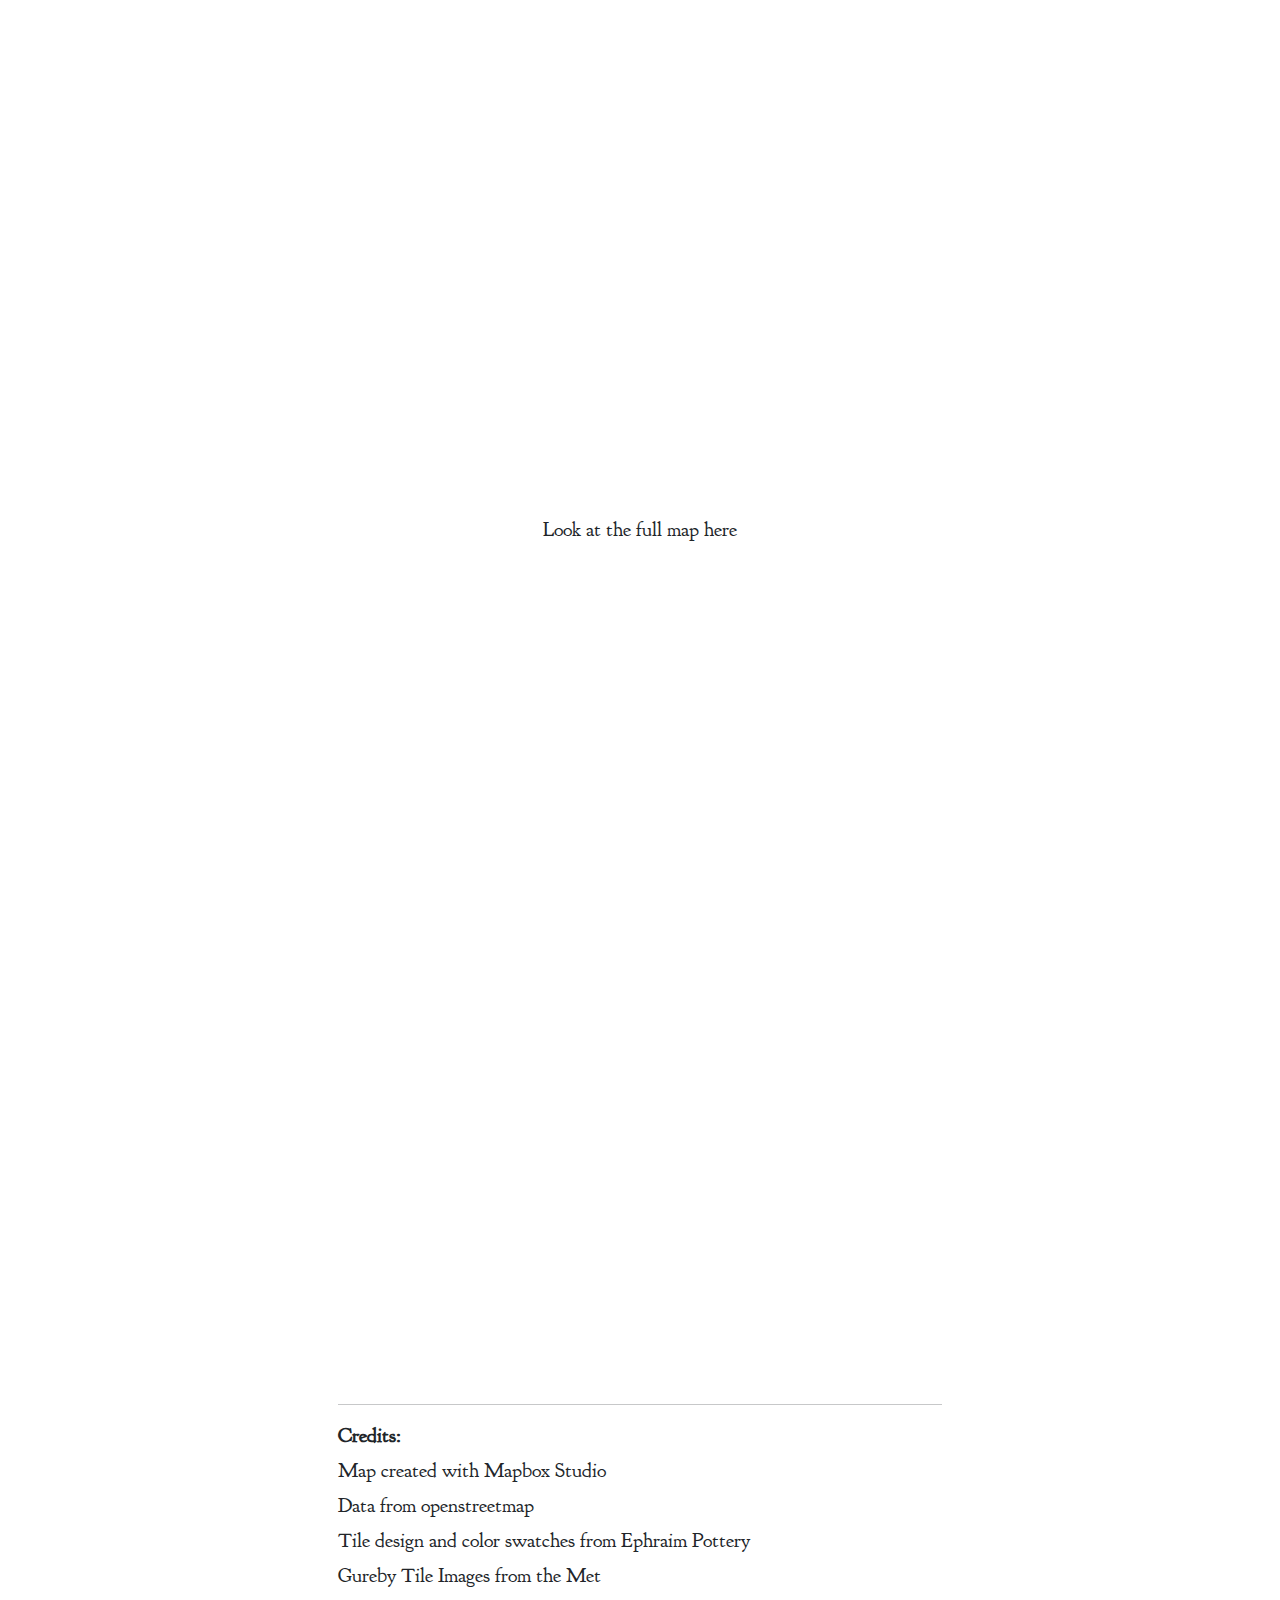
<file: scrollmap_demo/scrollmap.html>
<!DOCTYPE html>
<html lang="en">
<head>
    <title>Scrollmap Demo</title>
    <meta charset="utf-8">
    <meta name="viewport" content="width=device-width, initial-scale=1">    
    
    <link rel="stylesheet" href="./lib/scrollmap.css">
    <link rel="stylesheet" href="./lib/bootstrap.min.css">
    <link rel="stylesheet" href="./css/style.css">

    <link rel="preconnect" href="https://fonts.googleapis.com">
    <link rel="preconnect" href="https://fonts.gstatic.com" crossorigin>
    <link href="https://fonts.googleapis.com/css2?family=Goudy+Bookletter+1911&family=Niconne&display=swap" rel="stylesheet"> 

</head>
<body>
    <div class="content">
        <!--title block, background image is title image-->
        <div class="row" style="background-image:url(hansimg/title.png)">
            <div class="center title">
                <!--title text-->
                <h1>Faience Map</h1>
                <!--subtitle or author-->
                <p class="author">Hans Thomas Purisch</p>
            </div>
        </div>
        <!--text block-->
        <div class="row">
            <div class="center">
                <p>My style is called <b>Faience,</b> and is based on Arts and Crafts era pottery</p>
            </div>
        </div>
        <!--image block-->
        <div class="row">
            <div class="center">
                <img class="fit" src="hansimg/board.png">
                <p>I was inspired by the matte, earthy color schemes and handcrafted linework charachteristic of Grueby Pottery and its contemporaries </p>
            </div>
        </div>

 <!--image block-->
 <div class="row">
    <div class="center">
        <img class="fit" src="hansimg/board2.png">
        <p>I wanted to simulate the textures glazes aquire in the firing process </p>
    </div>
</div>



        <!--side-by-side image and text block-->
       <div class="row">
            <div><p class="center"> Zooming in attempts to replicate how matte tin glazes bleed into eachother in this ceramic piece</p></div>
            <div class="left">
             <img class = "fit" src="hansimg/Fulper.jpg"> 
            </div>
            <div class="right">
                <img class="fit" src="hansimg/zoom.gif">
            </div>
        </div>

        <!--bootstrap carousel, centered-->
        <div class="row">
            <div class="center-wide">
                <p>I represented famous art potteries using a symbol that replicates an Arts and Crafts style tile</p>
                <!--slideshow of images, also known as a carousel-->
                <!--remove "carousel-dark" if you want a lighter version of the carousel-->
                <div id="carousel" class="carousel carousel-dark slide" data-bs-ride="carousel">
                    <!--indicator buttons at the bottom of the carousel that show the total number of slides-->
                    <div class="carousel-indicators">
                        <!--there should be as many of these buttons as there are slides in your carousel-->
                        <button type="button" data-bs-target="#carousel" data-bs-slide-to="0" class="active" aria-current="true" aria-label="Slide 1"></button>
                        <button type="button" data-bs-target="#carousel" data-bs-slide-to="1" aria-label="Slide 2"></button>
                        <button type="button" data-bs-target="#carousel" data-bs-slide-to="2" aria-label="Slide 3"></button>
                    </div>
                    <!--images in the carousel-->
                    <div class="carousel-inner">
                        <div class="carousel-item active">
                            <img src="hansimg/slide1.png" class="w-100" alt="...">
                        </div>
                        <div class="carousel-item">
                            <img src="hansimg/slide2.png" class="w-100" alt="...">
                        </div>
                        <div class="carousel-item">
                            <img src="hansimg/slide3.jpeg" class="w-100" alt="...">
                        </div>
                       
                    </div>
                    <!--previous/next buttons that allow users to click from one slide to the next-->
                    <button id="prev-button" class="carousel-control-prev" type="button" data-bs-target="#carousel" data-bs-slide="prev">
                      <span class="carousel-control-prev-icon" aria-hidden="true"></span>
                      <span class="visually-hidden">Previous</span>
                    </button>
                    <button id="next-button" class="carousel-control-next" type="button" data-bs-target="#carousel" data-bs-slide="next">
                      <span class="carousel-control-next-icon" aria-hidden="true"></span>
                      <span class="visually-hidden">Next</span>
                    </button>
                </div>
            </div>
        </div>
        <!--background images with text scrolling over them-->
        <div class="scroll-container">    
            <!--background images-->
            <div class="background-item">
                <!--data-slide property used to specify when the background should first-->
                <img src="hansimg/background.png" data-slide="0" class="fit vert-center">
                <img src="hansimg/background2.png" data-slide="1" class="fit vert-center hidden">
                <img src="hansimg/background3.png" data-slide="2" class="fit vert-center hidden">
                <img src="hansimg/background4.png" data-slide="3" class="fit vert-center hidden">
            </div>
            <!--foreground text blocks-->
            <div class="foreground-item no-event">
                <div class="row">
                    <div class="center background-transparent rounded">
                        <p class="no-margin">I became aquianted with art pottery after being exposed to Ephraim, a pottery in the town I grew up in </p>
                    </div>
                </div>
                <div class="row">
                    <div class="left background-transparent rounded">
                        <p class="no-margin">The Boston area was a cultural hub for the Arts and Crafts movement in the late 19th and early 20th centuries!</p>
                    </div>
                </div>
                <div class="row">
                    <div class="center background-transparent rounded">
                        <p class="no-margin">Rookwood Pottery was once located in Cinncinati</p>
                    </div>
                </div>
                <div class="row">
                    <div class="left background-transparent rounded">
                        <p class="no-margin">European borders almost look like a crackly glaze after being fired</p>
                    </div>
                </div>
            </div>
        </div>
        <!--mapbox iframe-->
        <div class="row sm-margin">
            <div class="center-wide">
                <p>Look at the full map here </p>
                <iframe height = "500" src="https://api.mapbox.com/styles/v1/htpurisch/claieiafs000b15r1wd03vrze.html?title=false&access_token=pk.eyJ1IjoiaHRwdXJpc2NoIiwiYSI6ImNsOXljYW1kZTAzangzd2xlczA4YjF6YWoifQ.zehA9UVSWjh17l33JGZDBQ&zoomwheel=false#11.89/43.08097/-88.91276" class="fit" ></iframe>
            </div>
        </div>
        <!--text block-->
        <div class="row no-margin">
            <div class="center">
                <div class="credits">
                    <hr>
                    <p><b>Credits:</b></p>
                    <p>Map created with Mapbox Studio</p>
                    <p>Data from openstreetmap</p>
                    <p>Tile design and color swatches from Ephraim Pottery</p>
                    <p>Gureby Tile Images from the Met</p>
                </div>
            </div>
        </div>

    </div>

<script type="text/javascript" src="./lib/scrollmap.js"></script>
<script type="text/javascript" src="./lib/bootstrap.min.js"></script>

</body>
</html>
</file>
<file: css/style.css>
@font-face {
    font-family: chomsky;
    src: url(fonts/Chomsky.otf);
}

@font-face {
    font-family: robo;
    src: url(fonts/Roboto-Regular.ttf)
}

@font-face {
    font-family: robo;
    src: url(fonts/Roboto-Italic.ttf);
    font-style: italic;

}

@font-face {
    font-family: orbitron;
    src: url(https://fonts.googleapis.com/css2?family=Orbitron:wght@400;500;700&display=swap);
}

@font-face {
    font-family: 'VT323', monospace;
    src: url(https://fonts.googleapis.com/css2?family=VT323&display=swap);
}

body {
    background-color: black;
}




/***index***/
.index-img {
    width: 100%;
    margin-top: 250px;
    text-align: center;
}

.footer {
    width: 100%;
    text-align: center;
    margin-top: 300px;
    font-family: 'Times New Roman', Times, serif;
    color: greenyellow;
}

.landing-page-link {
    text-align: center;
    color: greenyellow;
    font-size: 30px;
    padding: 10px;
    width: 100%;

}
#landinglinks{text-align: center;}

.landing-page-link {
    font-family: chomsky;
}

hr {
    border-color: rgb(68, 68, 68);
    border-width: 2px;
}

/***about***/
.header {
    font-family: chomsky;
    text-align: center;
    font-size: 60px;
    color: orangered;

}

.middle {
    text-align: left;
    color: greenyellow;
    padding: 20px;
    margin-top: 0px;
    
}

.pfp {
    width: 300px;
    height: 400px;
    text-align: right;
    border-radius: 60%;
    margin-left: 200px;
    transition: 2s;
}

.pfp:hover {
    transform: rotate(360deg);
}


.bodytext {
    font-family: VT323;
    padding: 10px;
    font-size: 25px;
}

.backhome {
    font-family: chomsky;
    font-size: 30px;
    margin-bottom: 10px;
    text-align: center;
    color: chartreuse;
}

/***cv***/
.container {
    color: rgb(100, 237, 100);
}

.cvheader {
    font-weight: bold;
    font-family: orbitron;
}
.cvitem {
    font-family: VT323;
    font-size: 28px;
}
.cvlist{
    font-family: VT323;
    font-size: 23px;
}

/*** JUMBOTRON ***/

.jumbotron {
    background-size: 80%;
    background-position: 100px;
    background-image: url("../assets/rhizome.png");

    text-align: center;
    color: #fff;
    padding: 3%;
    border-radius: 0px;
}


.jumbotron h2 {
    font-family: chomsky;
    font-size: 48px;
    color: orangered;



}

.img-responsive {
    width: 100%;
}

/***portfolio***/
.card {
    background-color: #fff;
    border-color: #cccccc;
    border-width: 1px;
    width: 100%;
    padding: 0px;
    opacity: 1;
    transition: 1s; 
}

.card:hover {
    background-color: greenyellow;
    border-color: orangered;
    padding: 10px;
    border-width: 5px;

}

.imgemiss {
    width: 100%;
    text-align: center;
}

.txtemiss {
    font-family: VT323;
    color:rgb(100, 237, 100);
    text-align: center ;
    padding:10px;
    font-size: 20px;
}

.card p {
    font-family: VT323;
    font-size: 20px;}

    .humimg{width: 100%;
    text-align: center; }

.imgreun{
    width: 100%;
    text-align: center;
}
</file>
<file: scrollmap_demo/lib/scrollmap.css>
body{
    overflow-x:hidden;
}
.scroll-container{
    display:block;
}

/*background/foreground*/
.background-item{
    width:100%;
    height:100vh;
    z-index:0;
    position:sticky;
    display:block;
    top:0;
    margin-bottom:20%;
}
.foreground-item{
    position:relative;
    padding-bottom:50%;
}
.hidden{
    display:none;
}

/*positioning*/
.center, .center-wide{
    text-align:center;
}
.half-width{
    width:50%;
}
.full-width, .fit{
    width:100%;
}
.half-height{
    height:50%;
}
.full-height, .fill{
    height:100%;
}

/*title*/
.title{
    height:100vh;
    color: white;   
}
.title h1{
    font-size:100px;
    color: white;
}

/*bottom margin styles*/
.row{
    margin-bottom:30%;
    padding-right: var(--bs-gutter-x,.75rem);
    padding-left: var(--bs-gutter-x,.75rem);
}

/*smaller bottom margin for rows in the foreground*/
.foreground-item > .row{
    margin-bottom:60%;
}
.no-margin{
    margin-bottom:0 !important;
}
.lg-margin{
    margin-bottom:100% !important;
}
.sm-margin{
    margin-bottom:25% !important;
}

/*block styles*/
.rounded{
    border-radius:10%;
}
.background-white{
    background-color:white;
    padding:20px;
}
.background-transparent{
    background-color:rgba(255,255,255,0.8);
    padding:20px;
}

/*credits section*/
.credits{
    text-align:left;
    margin-bottom:50px;
}
.credits > p{
    margin-bottom:5px;
}

/*interactions*/
.no-event{
    pointer-events:none;
}

/*temp*/
#map, #background-map, .full-screen{
    height:100vh;
    width:100vw;
}

@media screen and (min-width: 1200px) {
    .center{
        flex: 0 0 auto;
        margin-left:25%;
        width:50% !important;
    }
    .center-wide{
        flex: 0 0 auto;
        margin-left:15%;
        width:70% !important;
    }
    .left{
        flex: 0 0 auto;
        margin-left: 8.33333333%;
        width: 41.66666667% !important;
    }
    .right{
        flex: 0 0 auto;
        margin-left:50%;
        width: 41.66666667% !important;
    }
    .right-inline{
        width: 41.66666667% !important;
    }
}
    @media screen and (min-width: 720px) and (max-width: 1199px) {
    .center{
        flex: 0 0 auto;
        margin-left: 16.66666667%;
        width: 66.66666667% !important;
    }
    .center-wide{
        flex: 0 0 auto;
        margin-left:15%;
        width:70% !important;
    }
    .left{
        flex: 0 0 auto;
        width: 50% !important;
    }
    .right{
        flex: 0 0 auto;
        margin-left:50%;
        width: 50% !important;
    }
    .right-inline{
        flex: 0 0 auto;
        width: 50% !important;
    }

}
@media screen and (min-width: 540px) and (max-width: 719px) {
    .center, .center-wide{
        flex: 0 0 auto;
        margin-left: 8.33333333%;
        width: 83.333333333% !important;
    }
    .left{
        flex: 0 0 auto;
        width: 50% !important;
    }
    .right{
        flex: 0 0 auto;
        margin-left:50%;
        width: 50% !important;
    }
    .right-inline{
        flex: 0 0 auto;
        width: 50% !important;
    }
}
@media screen and (max-width: 539px) {
    .center, .center-wide{
        width: 100% !important;
    }
    .left{
        width: 100% !important;
    }
    .right{
        width: 100% !important;
    }
    .right-inline{
        width: 100% !important;
    }
    .row{
        margin-bottom:50%;
    }
    .foreground-item > .row{
        margin-bottom:100%;
    }
}

/*bootstrap carousel control*/
#next-button, #prev-button{
    background:rgba(0,0,0,0.1) !important;
    width:75px;
}
#next-button:hover, #prev-button:hover{
    background:rgba(0,0,0,0.2)
}
</file>
<file: scrollmap_demo/css/style.css>
body{
    font-family: 'Goudy Bookletter 1911', serif;
}
p{
    
    font-size:20px;
}
</file>
